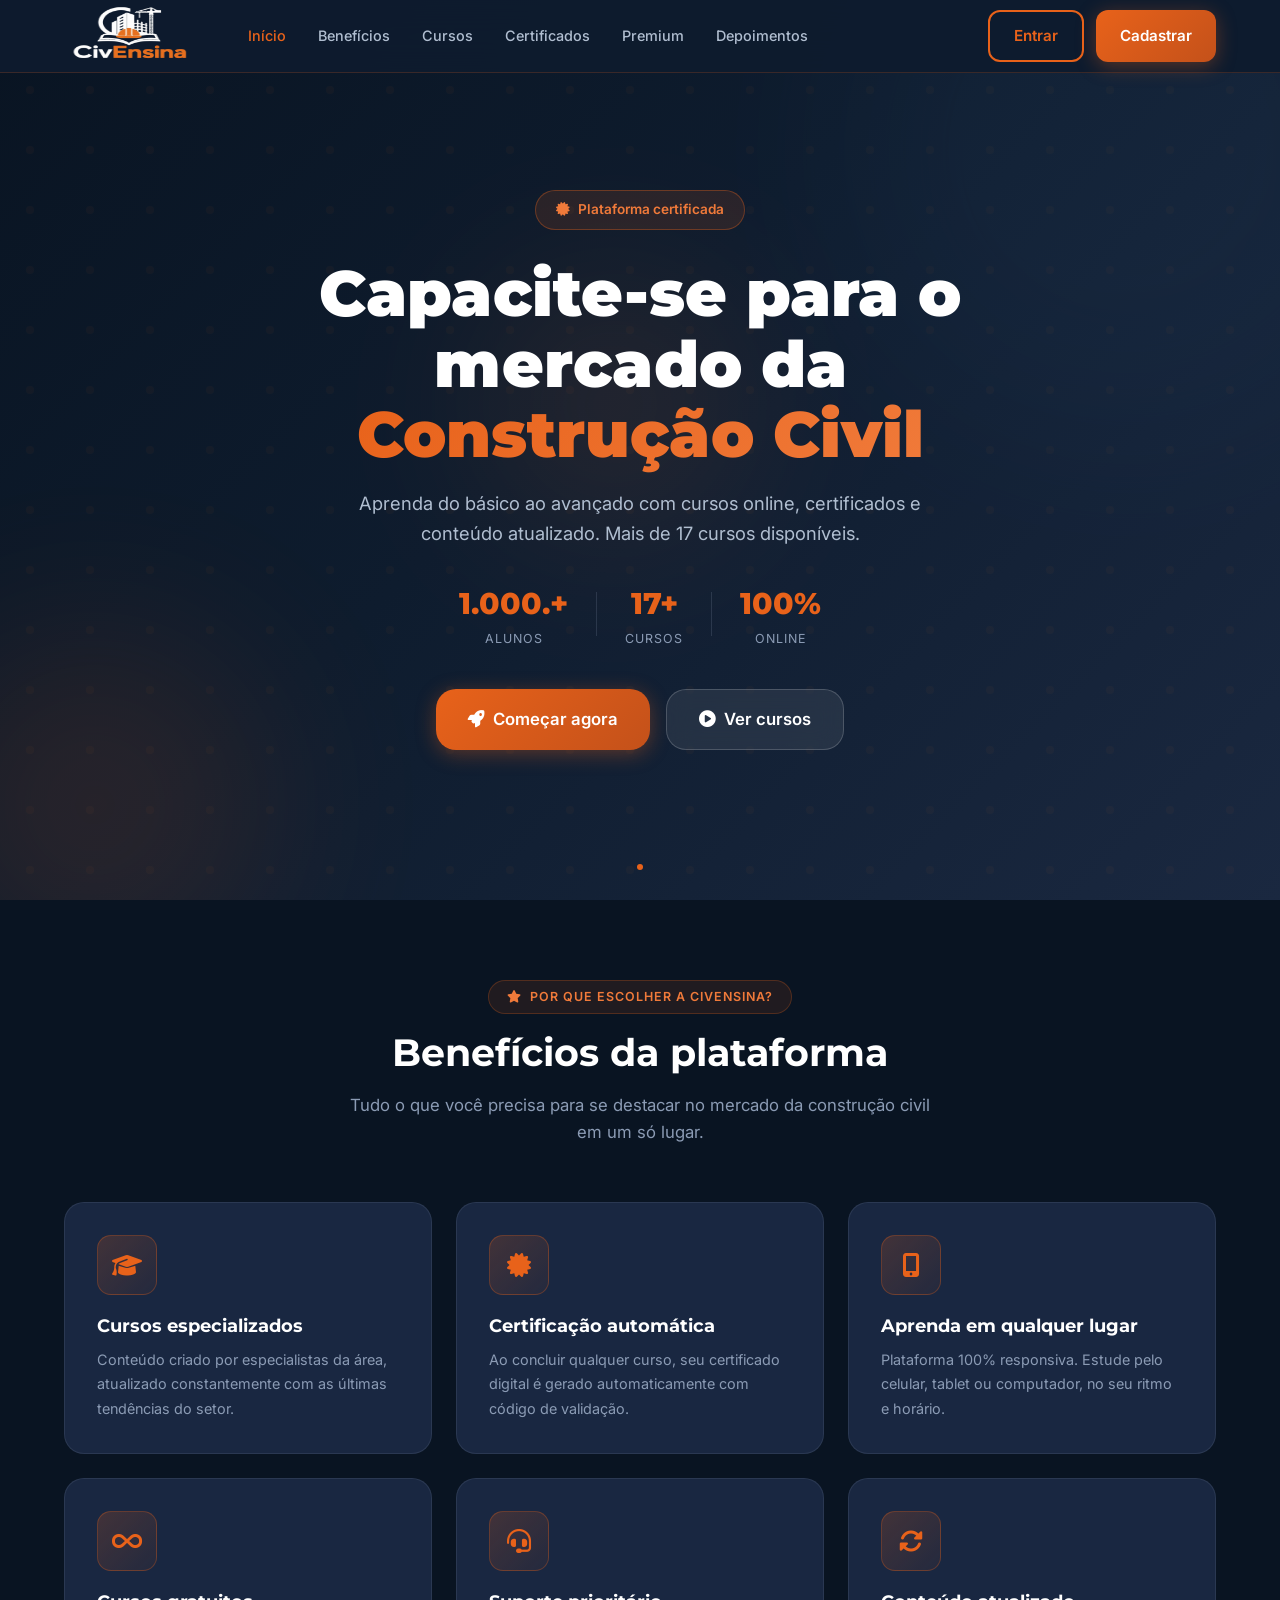
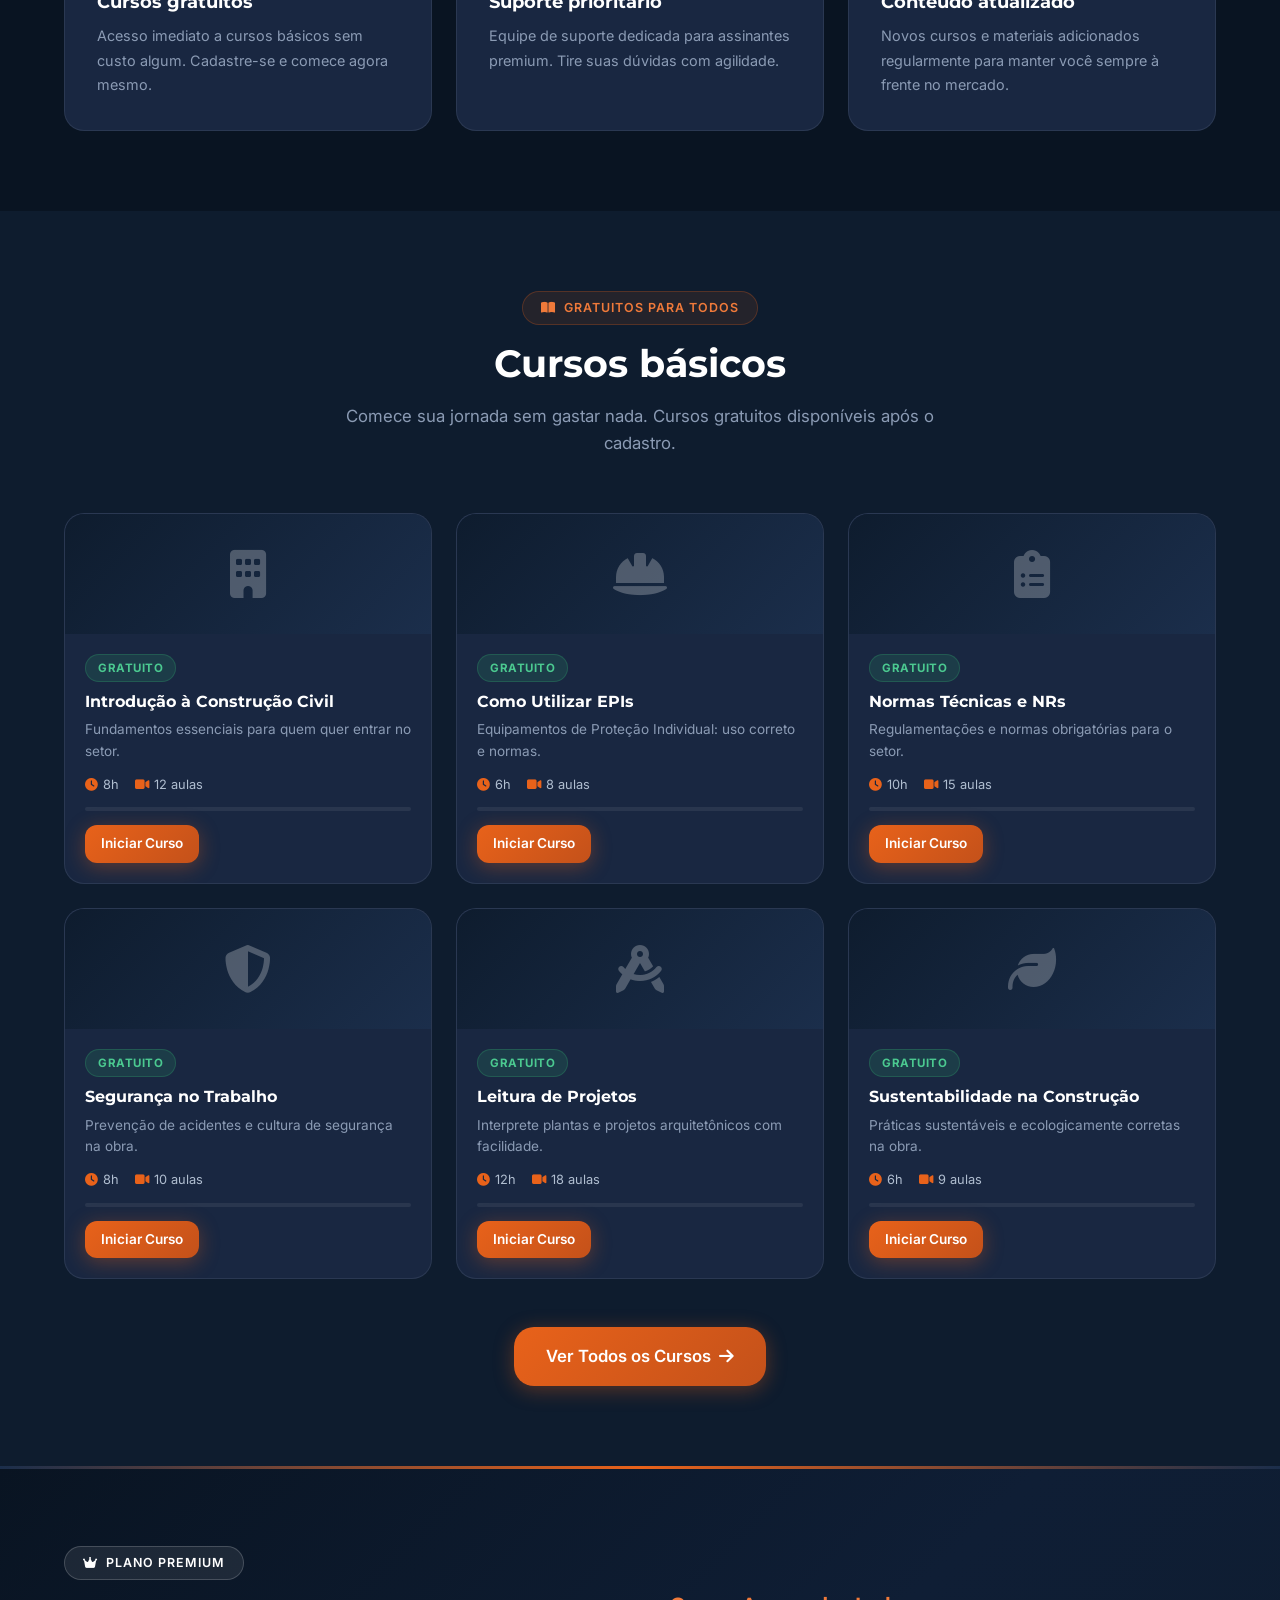
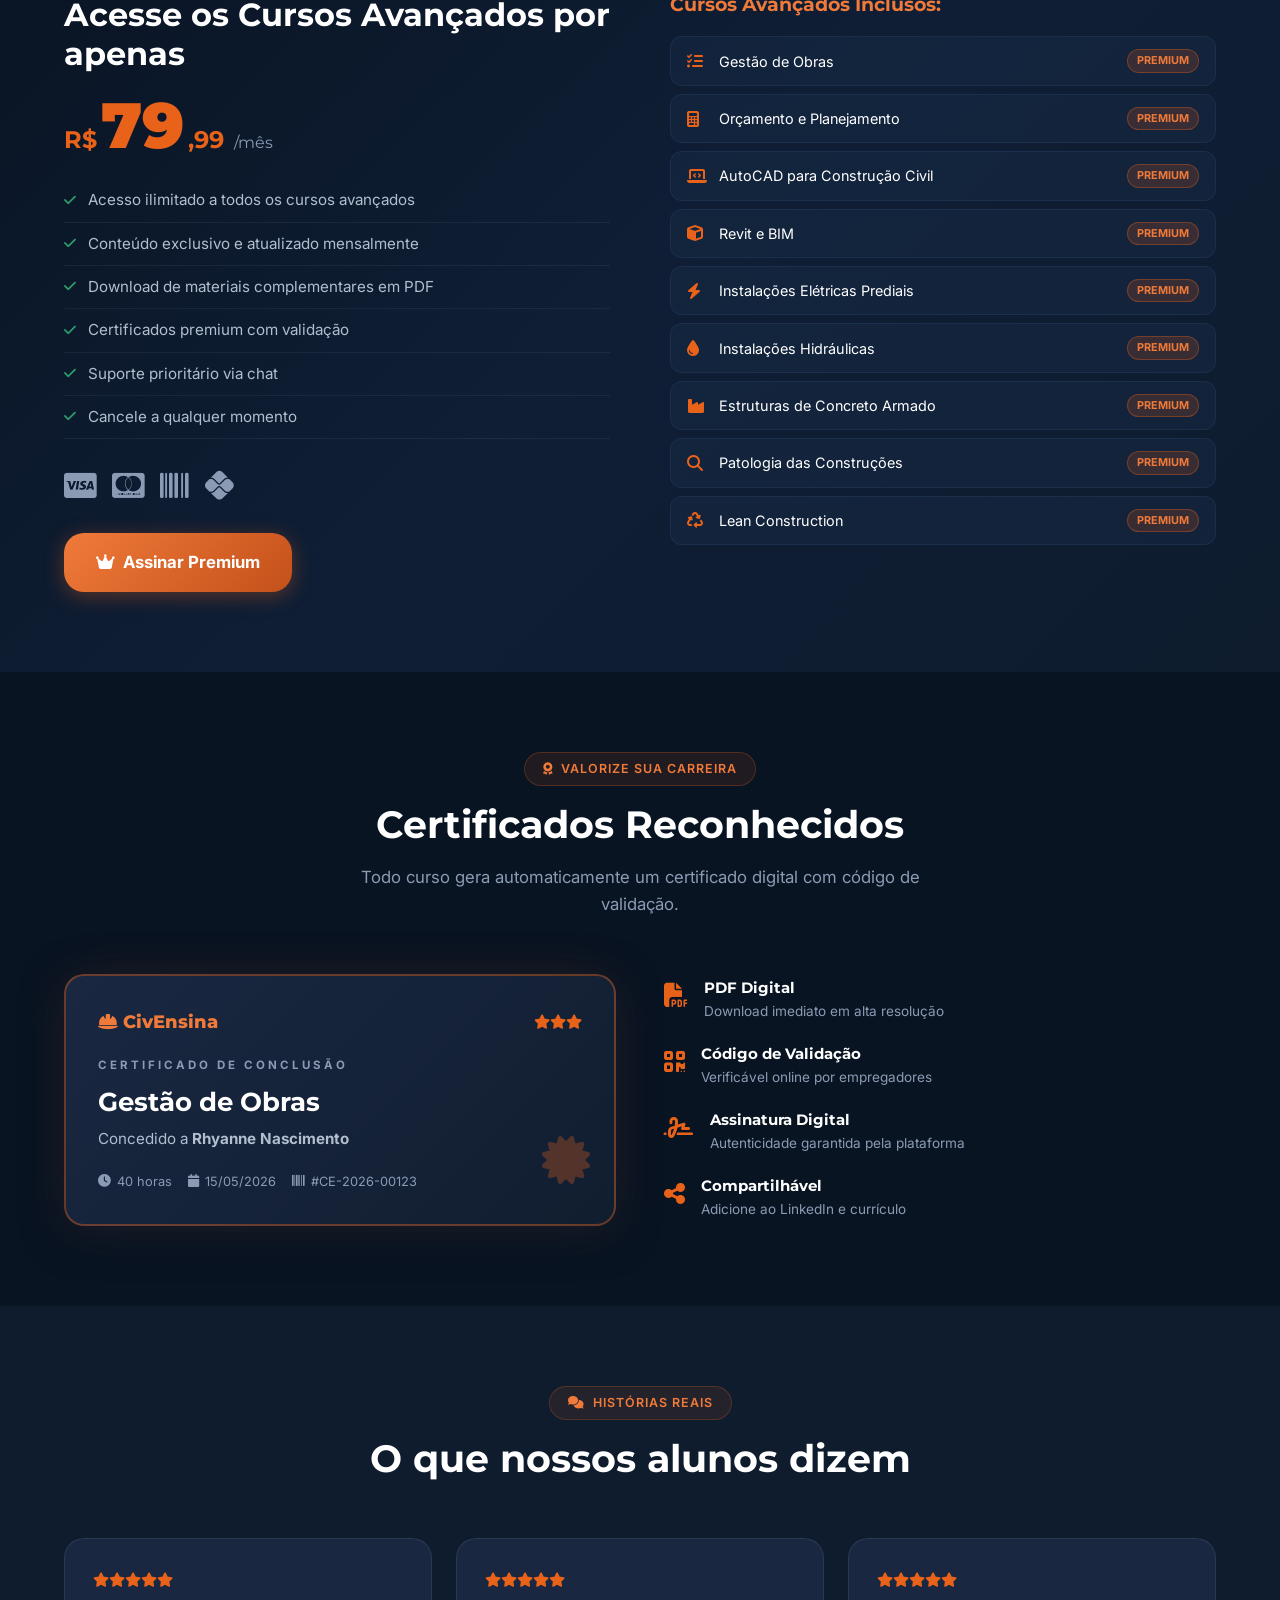
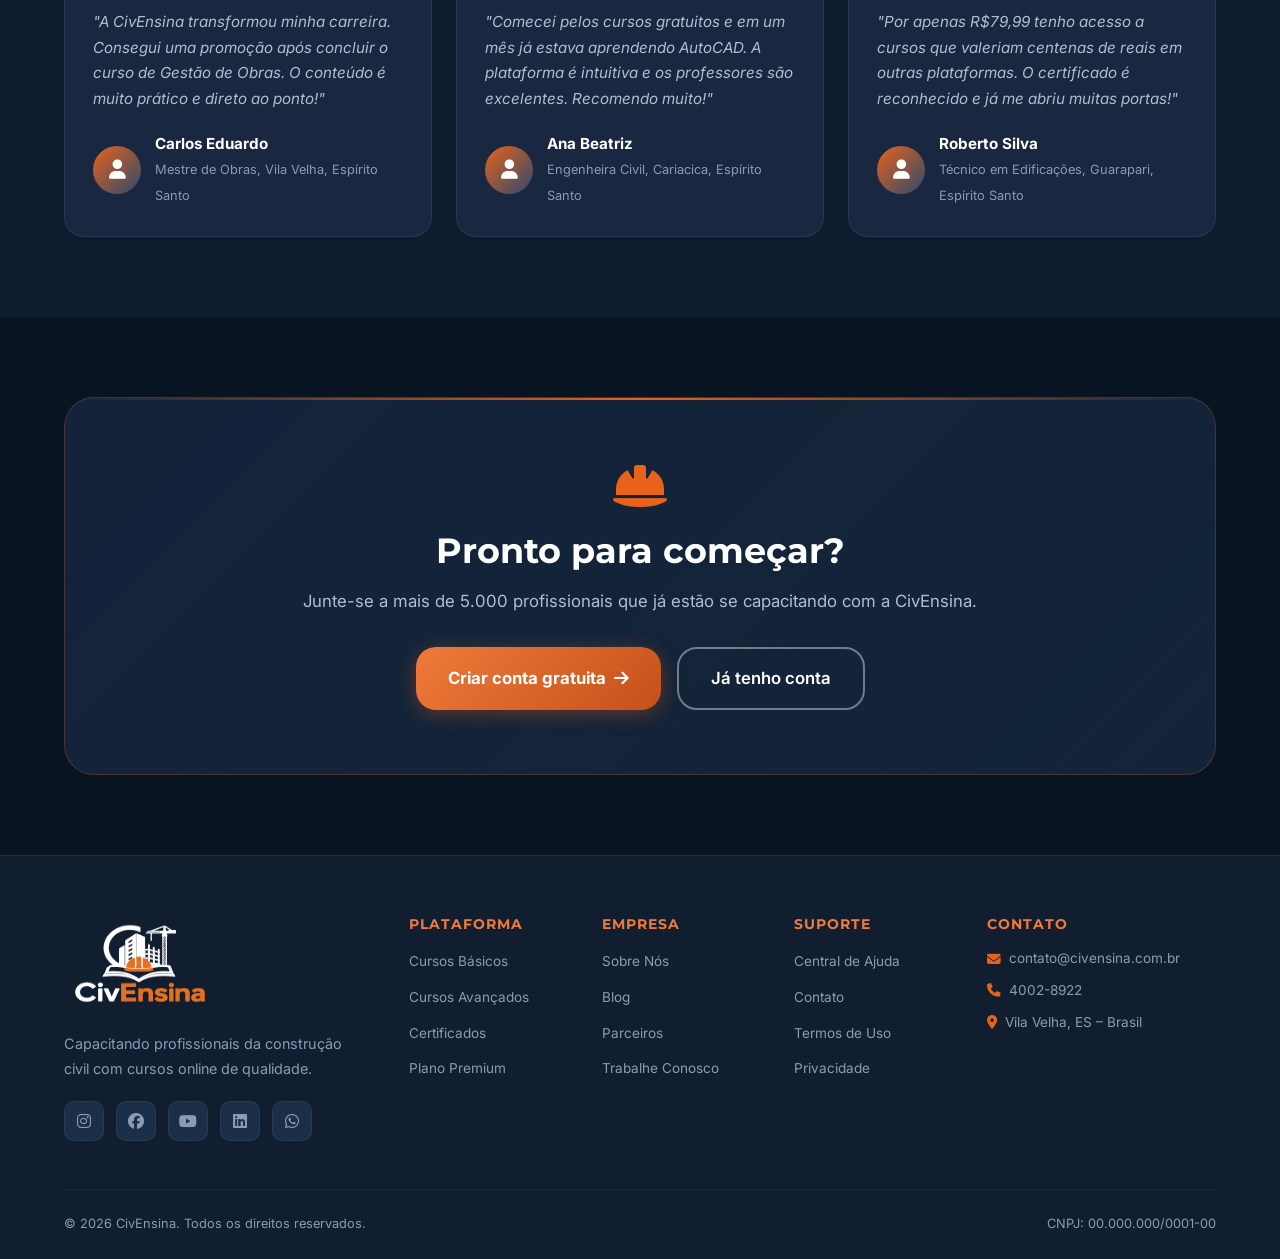
<file: index.html>
<!DOCTYPE html>
<html lang="pt-BR">
<head>
  <meta charset="UTF-8" />
  <meta name="viewport" content="width=device-width, initial-scale=1.0"/>
  <title>CivEnsina | Plataforma de Cursos para Construção Civil</title>
  <link rel="stylesheet" href="css/style.css"/>
  <link rel="stylesheet" href="https://cdnjs.cloudflare.com/ajax/libs/font-awesome/6.5.0/css/all.min.css"/>
  <link href="https://fonts.googleapis.com/css2?family=Inter:wght@300;400;500;600;700;800;900&family=Montserrat:wght@400;600;700;800;900&display=swap" rel="stylesheet"/>
</head>
<body>

<!-- NAVBAR -->
<nav class="navbar" id="navbar">
  <div class="nav-container">
    <div class="nav-logo">
      <div class="logo-icon">
      <a class = "menu" href="#home">
        <img src = "img/logo.png" alt="logo CivEnsina" width="130" height="60">
      </a>
      </div>
    </div>
    <ul class="nav-links" id="navLinks">
      <li><a href="#home">Início</a></li>
      <li><a href="#beneficios">Benefícios</a></li>
      <li><a href="#cursos">Cursos</a></li>
      <li><a href="#certificados">Certificados</a></li>
      <li><a href="#premium">Premium</a></li>
      <li><a href="#depoimentos">Depoimentos</a></li>
    </ul>
    <div class="nav-buttons">
      <a href="auth.html" class="btn btn-outline">Entrar</a>
      <a href="auth.html#cadastro" class="btn btn-primary">Cadastrar</a>
    </div>
    <button class="hamburger" id="hamburger" aria-label="Menu">
      <span></span><span></span><span></span>
    </button>
  </div>
</nav>

<!-- HERO -->
<section class="hero" id="home">
  <div class="hero-overlay"></div>
  <div class="hero-content">
    <div class="hero-badge"><i class="fas fa-certificate"></i> Plataforma certificada</div>
    <h1 class="hero-title">Capacite-se para o mercado da<br/><span class="hero-highlight">Construção Civil</span></h1>
    <p class="hero-subtitle">Aprenda do básico ao avançado com cursos online, certificados e conteúdo atualizado. Mais de 17 cursos disponíveis.</p>
    <div class="hero-stats">
      <div class="stat"><span class="stat-number">1.000+</span><span class="stat-label">Alunos</span></div>
      <div class="stat-divider"></div>
      <div class="stat"><span class="stat-number">17+</span><span class="stat-label">Cursos</span></div>
      <div class="stat-divider"></div>
      <div class="stat"><span class="stat-number">100%</span><span class="stat-label">Online</span></div>
    </div>
    <div class="hero-buttons">
      <a href="auth.html" class="btn btn-primary btn-lg pulse-btn"><i class="fas fa-rocket"></i> Começar agora</a>
      <a href="#cursos" class="btn btn-glass btn-lg"><i class="fas fa-play-circle"></i> Ver cursos</a>
    </div>
  </div>
  <div class="hero-shapes">
    <div class="shape shape-1"></div>
    <div class="shape shape-2"></div>
    <div class="shape shape-3"></div>
  </div>
  <div class="scroll-indicator">
    <div class="scroll-dot"></div>
  </div>
</section>

<!-- SOBRE A PLATAFORMA -->
<section class="about-section" id="beneficios">
  <div class="container">
    <div class="section-header">
      <span class="section-badge"><i class="fas fa-star"></i> Por que escolher a CivEnsina?</span>
      <h2 class="section-title">Benefícios da plataforma</h2>
      <p class="section-subtitle">Tudo o que você precisa para se destacar no mercado da construção civil em um só lugar.</p>
    </div>
    <div class="benefits-grid">
      <div class="benefit-card animate-on-scroll">
        <div class="benefit-icon"><i class="fas fa-graduation-cap"></i></div>
        <h3>Cursos especializados</h3>
        <p>Conteúdo criado por especialistas da área, atualizado constantemente com as últimas tendências do setor.</p>
      </div>
      <div class="benefit-card animate-on-scroll">
        <div class="benefit-icon"><i class="fas fa-certificate"></i></div>
        <h3>Certificação automática</h3>
        <p>Ao concluir qualquer curso, seu certificado digital é gerado automaticamente com código de validação.</p>
      </div>
      <div class="benefit-card animate-on-scroll">
        <div class="benefit-icon"><i class="fas fa-mobile-alt"></i></div>
        <h3>Aprenda em qualquer lugar</h3>
        <p>Plataforma 100% responsiva. Estude pelo celular, tablet ou computador, no seu ritmo e horário.</p>
      </div>
      <div class="benefit-card animate-on-scroll">
        <div class="benefit-icon"><i class="fas fa-infinity"></i></div>
        <h3>Cursos gratuitos</h3>
        <p>Acesso imediato a cursos básicos sem custo algum. Cadastre-se e comece agora mesmo.</p>
      </div>
      <div class="benefit-card animate-on-scroll">
        <div class="benefit-icon"><i class="fas fa-headset"></i></div>
        <h3>Suporte prioritário</h3>
        <p>Equipe de suporte dedicada para assinantes premium. Tire suas dúvidas com agilidade.</p>
      </div>
      <div class="benefit-card animate-on-scroll">
        <div class="benefit-icon"><i class="fas fa-sync-alt"></i></div>
        <h3>Conteúdo atualizado</h3>
        <p>Novos cursos e materiais adicionados regularmente para manter você sempre à frente no mercado.</p>
      </div>
    </div>
  </div>
</section>

<!-- CURSOS BÁSICOS -->
<section class="courses-section" id="cursos">
  <div class="container">
    <div class="section-header">
      <span class="section-badge"><i class="fas fa-book-open"></i> Gratuitos para Todos</span>
      <h2 class="section-title">Cursos básicos</h2>
      <p class="section-subtitle">Comece sua jornada sem gastar nada. Cursos gratuitos disponíveis após o cadastro.</p>
    </div>
    <div class="courses-grid">
      <div class="course-card animate-on-scroll">
        <div class="course-thumb basic"><i class="fas fa-building"></i></div>
        <div class="course-body">
          <span class="course-tag free">Gratuito</span>
          <h4>Introdução à Construção Civil</h4>
          <p>Fundamentos essenciais para quem quer entrar no setor.</p>
          <div class="course-meta"><span><i class="fas fa-clock"></i> 8h</span><span><i class="fas fa-video"></i> 12 aulas</span></div>
          <div class="course-progress"><div class="progress-bar" style="width:0%"></div></div>
          <a href="auth.html" class="btn btn-primary btn-sm">Iniciar Curso</a>
        </div>
      </div>
      <div class="course-card animate-on-scroll">
        <div class="course-thumb basic"><i class="fas fa-hard-hat"></i></div>
        <div class="course-body">
          <span class="course-tag free">Gratuito</span>
          <h4>Como Utilizar EPIs</h4>
          <p>Equipamentos de Proteção Individual: uso correto e normas.</p>
          <div class="course-meta"><span><i class="fas fa-clock"></i> 6h</span><span><i class="fas fa-video"></i> 8 aulas</span></div>
          <div class="course-progress"><div class="progress-bar" style="width:0%"></div></div>
          <a href="auth.html" class="btn btn-primary btn-sm">Iniciar Curso</a>
        </div>
      </div>
      <div class="course-card animate-on-scroll">
        <div class="course-thumb basic"><i class="fas fa-clipboard-list"></i></div>
        <div class="course-body">
          <span class="course-tag free">Gratuito</span>
          <h4>Normas Técnicas e NRs</h4>
          <p>Regulamentações e normas obrigatórias para o setor.</p>
          <div class="course-meta"><span><i class="fas fa-clock"></i> 10h</span><span><i class="fas fa-video"></i> 15 aulas</span></div>
          <div class="course-progress"><div class="progress-bar" style="width:0%"></div></div>
          <a href="auth.html" class="btn btn-primary btn-sm">Iniciar Curso</a>
        </div>
      </div>
      <div class="course-card animate-on-scroll">
        <div class="course-thumb basic"><i class="fas fa-shield-alt"></i></div>
        <div class="course-body">
          <span class="course-tag free">Gratuito</span>
          <h4>Segurança no Trabalho</h4>
          <p>Prevenção de acidentes e cultura de segurança na obra.</p>
          <div class="course-meta"><span><i class="fas fa-clock"></i> 8h</span><span><i class="fas fa-video"></i> 10 aulas</span></div>
          <div class="course-progress"><div class="progress-bar" style="width:0%"></div></div>
          <a href="auth.html" class="btn btn-primary btn-sm">Iniciar Curso</a>
        </div>
      </div>
      <div class="course-card animate-on-scroll">
        <div class="course-thumb basic"><i class="fas fa-drafting-compass"></i></div>
        <div class="course-body">
          <span class="course-tag free">Gratuito</span>
          <h4>Leitura de Projetos</h4>
          <p>Interprete plantas e projetos arquitetônicos com facilidade.</p>
          <div class="course-meta"><span><i class="fas fa-clock"></i> 12h</span><span><i class="fas fa-video"></i> 18 aulas</span></div>
          <div class="course-progress"><div class="progress-bar" style="width:0%"></div></div>
          <a href="auth.html" class="btn btn-primary btn-sm">Iniciar Curso</a>
        </div>
      </div>
      <div class="course-card animate-on-scroll">
        <div class="course-thumb basic"><i class="fas fa-leaf"></i></div>
        <div class="course-body">
          <span class="course-tag free">Gratuito</span>
          <h4>Sustentabilidade na Construção</h4>
          <p>Práticas sustentáveis e ecologicamente corretas na obra.</p>
          <div class="course-meta"><span><i class="fas fa-clock"></i> 6h</span><span><i class="fas fa-video"></i> 9 aulas</span></div>
          <div class="course-progress"><div class="progress-bar" style="width:0%"></div></div>
          <a href="auth.html" class="btn btn-primary btn-sm">Iniciar Curso</a>
        </div>
      </div>
    </div>
    <div class="courses-cta">
      <a href="auth.html" class="btn btn-primary btn-lg">Ver Todos os Cursos <i class="fas fa-arrow-right"></i></a>
    </div>
  </div>
</section>

<!-- PREMIUM -->
<section class="premium-section" id="premium">
  <div class="container">
    <div class="premium-inner">
      <div class="premium-content animate-on-scroll">
        <span class="section-badge light"><i class="fas fa-crown"></i> Plano Premium</span>
        <h2>Acesse os Cursos Avançados por apenas</h2>
        <div class="price-tag"><span class="price-currency">R$</span><span class="price-value">79</span><span class="price-cents">,99</span><span class="price-period">/mês</span></div>
        <ul class="premium-benefits">
          <li><i class="fas fa-check"></i> Acesso ilimitado a todos os cursos avançados</li>
          <li><i class="fas fa-check"></i> Conteúdo exclusivo e atualizado mensalmente</li>
          <li><i class="fas fa-check"></i> Download de materiais complementares em PDF</li>
          <li><i class="fas fa-check"></i> Certificados premium com validação</li>
          <li><i class="fas fa-check"></i> Suporte prioritário via chat</li>
          <li><i class="fas fa-check"></i> Cancele a qualquer momento</li>
        </ul>
        <div class="premium-payment-icons">
          <span><i class="fab fa-cc-visa"></i></span>
          <span><i class="fab fa-cc-mastercard"></i></span>
          <span><i class="fas fa-barcode"></i></span>
          <span><i class="fab fa-pix"></i></span>
        </div>
        <a href="auth.html" class="btn btn-gold btn-lg"><i class="fas fa-crown"></i> Assinar Premium</a>
      </div>
      <div class="premium-courses animate-on-scroll">
        <h3>Cursos Avançados Inclusos:</h3>
        <div class="advanced-list">
          <div class="adv-item"><i class="fas fa-tasks"></i><span>Gestão de Obras</span><span class="tag-premium">Premium</span></div>
          <div class="adv-item"><i class="fas fa-calculator"></i><span>Orçamento e Planejamento</span><span class="tag-premium">Premium</span></div>
          <div class="adv-item"><i class="fas fa-laptop-code"></i><span>AutoCAD para Construção Civil</span><span class="tag-premium">Premium</span></div>
          <div class="adv-item"><i class="fas fa-cube"></i><span>Revit e BIM</span><span class="tag-premium">Premium</span></div>
          <div class="adv-item"><i class="fas fa-bolt"></i><span>Instalações Elétricas Prediais</span><span class="tag-premium">Premium</span></div>
          <div class="adv-item"><i class="fas fa-tint"></i><span>Instalações Hidráulicas</span><span class="tag-premium">Premium</span></div>
          <div class="adv-item"><i class="fas fa-industry"></i><span>Estruturas de Concreto Armado</span><span class="tag-premium">Premium</span></div>
          <div class="adv-item"><i class="fas fa-search"></i><span>Patologia das Construções</span><span class="tag-premium">Premium</span></div>
          <div class="adv-item"><i class="fas fa-recycle"></i><span>Lean Construction</span><span class="tag-premium">Premium</span></div>
        </div>
      </div>
    </div>
  </div>
</section>

<!-- CERTIFICADOS -->
<section class="cert-section" id="certificados">
  <div class="container">
    <div class="section-header">
      <span class="section-badge"><i class="fas fa-award"></i> Valorize sua carreira</span>
      <h2 class="section-title">Certificados Reconhecidos</h2>
      <p class="section-subtitle">Todo curso gera automaticamente um certificado digital com código de validação.</p>
    </div>
    <div class="cert-preview animate-on-scroll">
      <div class="cert-card">
        <div class="cert-header">
          <div class="cert-logo"><i class="fas fa-hard-hat"></i> CivEnsina</div>
          <div class="cert-stars"><i class="fas fa-star"></i><i class="fas fa-star"></i><i class="fas fa-star"></i></div>
        </div>
        <p class="cert-label">CERTIFICADO DE CONCLUSÃO</p>
        <h3 class="cert-course-name">Gestão de Obras</h3>
        <p class="cert-student">Concedido a <strong>Rhyanne Nascimento</strong></p>
        <div class="cert-info">
          <span><i class="fas fa-clock"></i> 40 horas</span>
          <span><i class="fas fa-calendar"></i> 15/05/2026</span>
          <span><i class="fas fa-barcode"></i> #CE-2026-00123</span>
        </div>
        <div class="cert-seal"><i class="fas fa-certificate"></i></div>
      </div>
      <div class="cert-features">
        <div class="cert-feat"><i class="fas fa-file-pdf"></i><div><h4>PDF Digital</h4><p>Download imediato em alta resolução</p></div></div>
        <div class="cert-feat"><i class="fas fa-qrcode"></i><div><h4>Código de Validação</h4><p>Verificável online por empregadores</p></div></div>
        <div class="cert-feat"><i class="fas fa-signature"></i><div><h4>Assinatura Digital</h4><p>Autenticidade garantida pela plataforma</p></div></div>
        <div class="cert-feat"><i class="fas fa-share-alt"></i><div><h4>Compartilhável</h4><p>Adicione ao LinkedIn e currículo</p></div></div>
      </div>
    </div>
  </div>
</section>

<!-- DEPOIMENTOS -->
<section class="testimonials-section" id="depoimentos">
  <div class="container">
    <div class="section-header">
      <span class="section-badge"><i class="fas fa-comments"></i> Histórias Reais</span>
      <h2 class="section-title">O que nossos alunos dizem</h2>
    </div>
    <div class="testimonials-grid">
      <div class="testimonial-card animate-on-scroll">
        <div class="test-stars"><i class="fas fa-star"></i><i class="fas fa-star"></i><i class="fas fa-star"></i><i class="fas fa-star"></i><i class="fas fa-star"></i></div>
        <p>"A CivEnsina transformou minha carreira. Consegui uma promoção após concluir o curso de Gestão de Obras. O conteúdo é muito prático e direto ao ponto!"</p>
        <div class="test-author">
          <div class="test-avatar"><i class="fas fa-user"></i></div>
          <div><strong>Carlos Eduardo</strong><span>Mestre de Obras, Vila Velha, Espírito Santo</span></div>
        </div>
      </div>
      <div class="testimonial-card animate-on-scroll">
        <div class="test-stars"><i class="fas fa-star"></i><i class="fas fa-star"></i><i class="fas fa-star"></i><i class="fas fa-star"></i><i class="fas fa-star"></i></div>
        <p>"Comecei pelos cursos gratuitos e em um mês já estava aprendendo AutoCAD. A plataforma é intuitiva e os professores são excelentes. Recomendo muito!"</p>
        <div class="test-author">
          <div class="test-avatar"><i class="fas fa-user"></i></div>
          <div><strong>Ana Beatriz</strong><span>Engenheira Civil, Cariacica, Espírito Santo</span></div>
        </div>
      </div>
      <div class="testimonial-card animate-on-scroll">
        <div class="test-stars"><i class="fas fa-star"></i><i class="fas fa-star"></i><i class="fas fa-star"></i><i class="fas fa-star"></i><i class="fas fa-star"></i></div>
        <p>"Por apenas R$79,99 tenho acesso a cursos que valeriam centenas de reais em outras plataformas. O certificado é reconhecido e já me abriu muitas portas!"</p>
        <div class="test-author">
          <div class="test-avatar"><i class="fas fa-user"></i></div>
          <div><strong>Roberto Silva</strong><span>Técnico em Edificações, Guarapari, Espírito Santo</span></div>
        </div>
      </div>
    </div>
  </div>
</section>

<!-- CTA FINAL -->
<section class="cta-section">
  <div class="container">
    <div class="cta-box animate-on-scroll">
      <i class="fas fa-hard-hat cta-icon"></i>
      <h2>Pronto para começar?</h2>
      <p>Junte-se a mais de 5.000 profissionais que já estão se capacitando com a CivEnsina.</p>
      <div class="cta-buttons">
        <a href="auth.html" class="btn btn-gold btn-lg">Criar conta gratuita <i class="fas fa-arrow-right"></i></a>
        <a href="auth.html" class="btn btn-outline-light btn-lg">Já tenho conta</a>
      </div>
    </div>
  </div>
</section>

<!-- FOOTER -->
<footer class="footer">
  <div class="container">
    <div class="footer-grid">
      <div class="footer-brand">
        <div class="nav-logo">
            <div class="logo-icon"> <a class = "menu" href="#home">
              <img src = "img/logo.png" alt="logo CivEnsina" width="150" height="90">
            </a>
            </div>
        </div>
        <p>Capacitando profissionais da construção civil com cursos online de qualidade.</p>
        <div class="social-links">
          <a href="#"><i class="fab fa-instagram"></i></a>
          <a href="#"><i class="fab fa-facebook"></i></a>
          <a href="#"><i class="fab fa-youtube"></i></a>
          <a href="#"><i class="fab fa-linkedin"></i></a>
          <a href="#"><i class="fab fa-whatsapp"></i></a>
        </div>
      </div>
      <div class="footer-links">
        <h4>Plataforma</h4>
        <ul>
          <li><a href="#">Cursos Básicos</a></li>
          <li><a href="#">Cursos Avançados</a></li>
          <li><a href="#">Certificados</a></li>
          <li><a href="#">Plano Premium</a></li>
        </ul>
      </div>
      <div class="footer-links">
        <h4>Empresa</h4>
        <ul>
          <li><a href="#">Sobre Nós</a></li>
          <li><a href="#">Blog</a></li>
          <li><a href="#">Parceiros</a></li>
          <li><a href="#">Trabalhe Conosco</a></li>
        </ul>
      </div>
      <div class="footer-links">
        <h4>Suporte</h4>
        <ul>
          <li><a href="#">Central de Ajuda</a></li>
          <li><a href="#">Contato</a></li>
          <li><a href="#">Termos de Uso</a></li>
          <li><a href="#">Privacidade</a></li>
        </ul>
      </div>
      <div class="footer-contact">
        <h4>Contato</h4>
        <p><i class="fas fa-envelope"></i> contato@civensina.com.br</p>
        <p><i class="fas fa-phone"></i> 4002-8922</p>
        <p><i class="fas fa-map-marker-alt"></i> Vila Velha, ES – Brasil</p>
      </div>
    </div>
    <div class="footer-bottom">
      <p>© 2026 CivEnsina. Todos os direitos reservados.</p>
      <p>CNPJ: 00.000.000/0001-00</p>
    </div>
  </div>
</footer>

<script src="js/main.js"></script>
</body>
</html>
</file>
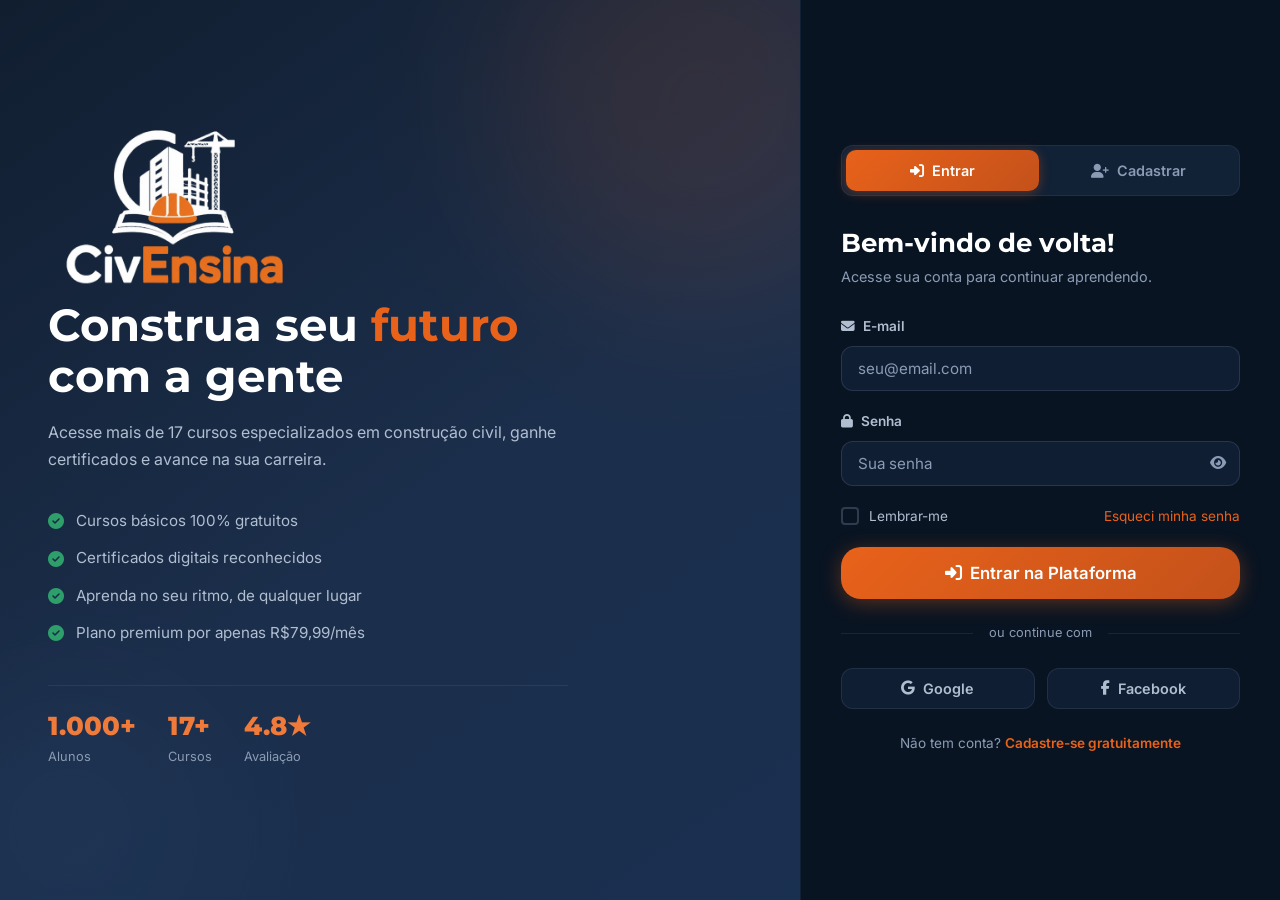
<file: auth.html>
<!DOCTYPE html>
<html lang="pt-BR">
<head>
  <meta charset="UTF-8"/>
  <meta name="viewport" content="width=device-width, initial-scale=1.0"/>
  <title>CivEnsina | Acesso</title>
  <link rel="stylesheet" href="css/style.css"/>
  <link rel="stylesheet" href="css/auth.css"/>
  <link rel="stylesheet" href="https://cdnjs.cloudflare.com/ajax/libs/font-awesome/6.5.0/css/all.min.css"/>
  <link href="https://fonts.googleapis.com/css2?family=Inter:wght@300;400;500;600;700;800;900&family=Montserrat:wght@400;600;700;800;900&display=swap" rel="stylesheet"/>
</head>
<body class="auth-page">

<div class="auth-wrapper">
  <!-- LEFT PANEL -->
  <div class="auth-left">
    <div class="auth-left-content"> <a class = "menu" href="#home">
        <img src = "img/logo.png" alt="logo CivEnsina" width="250" height="180">
      </a>
      </a>
      <div class="auth-hero-text">
        <h1>Construa seu <span class="accent">futuro</span> com a gente</h1>
        <p>Acesse mais de 17 cursos especializados em construção civil, ganhe certificados e avance na sua carreira.</p>
      </div>
      <div class="auth-features">
        <div class="auth-feat"><i class="fas fa-check-circle"></i><span>Cursos básicos 100% gratuitos</span></div>
        <div class="auth-feat"><i class="fas fa-check-circle"></i><span>Certificados digitais reconhecidos</span></div>
        <div class="auth-feat"><i class="fas fa-check-circle"></i><span>Aprenda no seu ritmo, de qualquer lugar</span></div>
        <div class="auth-feat"><i class="fas fa-check-circle"></i><span>Plano premium por apenas R$79,99/mês</span></div>
      </div>
      <div class="auth-stats-mini">
        <div class="ast"><span>1.000+</span><p>Alunos</p></div>
        <div class="ast"><span>17+</span><p>Cursos</p></div>
        <div class="ast"><span>4.8★</span><p>Avaliação</p></div>
      </div>
    </div>
    <div class="auth-left-shapes">
      <div class="als als-1"></div>
      <div class="als als-2"></div>
    </div>
  </div>

  <!-- RIGHT PANEL -->
  <div class="auth-right">
    <div class="auth-form-container">

      <!-- TABS -->
      <div class="auth-tabs">
        <button class="auth-tab active" id="tabLogin" onclick="switchTab('login')">
          <i class="fas fa-sign-in-alt"></i> Entrar
        </button>
        <button class="auth-tab" id="tabCadastro" onclick="switchTab('cadastro')">
          <i class="fas fa-user-plus"></i> Cadastrar
        </button>
      </div>

      <!-- LOGIN FORM -->
      <div class="auth-form-panel active" id="panelLogin">
        <div class="form-header">
          <h2>Bem-vindo de volta!</h2>
          <p>Acesse sua conta para continuar aprendendo.</p>
        </div>
        <form id="loginForm" onsubmit="handleLogin(event)">
          <div class="form-group">
            <label for="loginEmail"><i class="fas fa-envelope"></i> E-mail</label>
            <input type="email" id="loginEmail" placeholder="seu@email.com" required/>
            <span class="form-error" id="loginEmailErr"></span>
          </div>
          <div class="form-group">
            <label for="loginPassword"><i class="fas fa-lock"></i> Senha</label>
            <div class="input-password">
              <input type="password" id="loginPassword" placeholder="Sua senha" required/>
              <button type="button" class="toggle-pass" onclick="togglePassword('loginPassword')"><i class="fas fa-eye"></i></button>
            </div>
            <span class="form-error" id="loginPassErr"></span>
          </div>
          <div class="form-options">
            <label class="checkbox-label"><input type="checkbox" id="rememberMe"/><span class="checkmark"></span> Lembrar-me</label>
            <a href="#" class="forgot-link" onclick="showForgotPassword()">Esqueci minha senha</a>
          </div>
          <button type="submit" class="btn btn-primary btn-full btn-lg"><i class="fas fa-sign-in-alt"></i> Entrar na Plataforma</button>
        </form>
        <div class="social-divider"><span>ou continue com</span></div>
        <div class="social-buttons">
          <button class="btn-social google" onclick="socialLogin('google')"><i class="fab fa-google"></i> Google</button>
          <button class="btn-social facebook" onclick="socialLogin('facebook')"><i class="fab fa-facebook-f"></i> Facebook</button>
        </div>
        <p class="switch-auth">Não tem conta? <a href="#" onclick="switchTab('cadastro')">Cadastre-se gratuitamente</a></p>
      </div>

      <!-- CADASTRO FORM -->
      <div class="auth-form-panel" id="panelCadastro">
        <div class="form-header">
          <h2>Crie sua conta gratuita</h2>
          <p>Junte-se a milhares de profissionais da construção civil.</p>
        </div>
        <form id="cadastroForm" onsubmit="handleCadastro(event)">
          <div class="form-group">
            <label for="cadNome"><i class="fas fa-user"></i> Nome Completo</label>
            <input type="text" id="cadNome" placeholder="Seu nome completo" required/>
            <span class="form-error" id="cadNomeErr"></span>
          </div>
          <div class="form-group">
            <label for="cadEmail"><i class="fas fa-envelope"></i> E-mail</label>
            <input type="email" id="cadEmail" placeholder="seu@email.com" required/>
            <span class="form-error" id="cadEmailErr"></span>
          </div>
          <div class="form-group">
            <label for="cadSenha"><i class="fas fa-lock"></i> Senha</label>
            <div class="input-password">
              <input type="password" id="cadSenha" placeholder="Crie uma senha forte" required/>
              <button type="button" class="toggle-pass" onclick="togglePassword('cadSenha')"><i class="fas fa-eye"></i></button>
            </div>
            <div class="password-strength" id="passStrength">
              <div class="strength-bar"><div class="strength-fill" id="strengthFill"></div></div>
              <span id="strengthText">Digite uma senha</span>
            </div>
            <span class="form-error" id="cadSenhaErr"></span>
          </div>
          <div class="form-group">
            <label for="cadConfirma"><i class="fas fa-lock"></i> Confirmar Senha</label>
            <div class="input-password">
              <input type="password" id="cadConfirma" placeholder="Confirme sua senha" required/>
              <button type="button" class="toggle-pass" onclick="togglePassword('cadConfirma')"><i class="fas fa-eye"></i></button>
            </div>
            <span class="form-error" id="cadConfirmaErr"></span>
          </div>
          <label class="checkbox-label terms"><input type="checkbox" id="termsCheck" required/><span class="checkmark"></span> Concordo com os <a href="#">Termos de Uso</a> e <a href="#">Política de Privacidade</a></label>
          <button type="submit" class="btn btn-primary btn-full btn-lg"><i class="fas fa-user-plus"></i> Criar Minha Conta</button>
        </form>
        <div class="social-divider"><span>ou cadastre com</span></div>
        <div class="social-buttons">
          <button class="btn-social google" onclick="socialLogin('google')"><i class="fab fa-google"></i> Google</button>
          <button class="btn-social facebook" onclick="socialLogin('facebook')"><i class="fab fa-facebook-f"></i> Facebook</button>
        </div>
        <p class="switch-auth">Já tem conta? <a href="#" onclick="switchTab('login')">Fazer login</a></p>
      </div>

      <!-- FORGOT PASSWORD MODAL INLINE -->
      <div class="forgot-panel" id="forgotPanel" style="display:none;">
        <div class="form-header">
          <button class="btn-back" onclick="hideForgotPassword()"><i class="fas fa-arrow-left"></i></button>
          <h2>Recuperar Senha</h2>
          <p>Informe seu e-mail e enviaremos as instruções de recuperação.</p>
        </div>
        <form id="forgotForm" onsubmit="handleForgotPassword(event)">
          <div class="form-group">
            <label for="forgotEmail"><i class="fas fa-envelope"></i> E-mail cadastrado</label>
            <input type="email" id="forgotEmail" placeholder="seu@email.com" required/>
          </div>
          <button type="submit" class="btn btn-primary btn-full btn-lg"><i class="fas fa-paper-plane"></i> Enviar E-mail de Recuperação</button>
        </form>
        <div class="forgot-success" id="forgotSuccess" style="display:none;">
          <i class="fas fa-check-circle"></i>
          <h3>E-mail enviado!</h3>
          <p>Verifique sua caixa de entrada e siga as instruções para redefinir sua senha.</p>
          <button class="btn btn-outline" onclick="hideForgotPassword()">Voltar ao Login</button>
        </div>
      </div>

    </div>
  </div>
</div>

<!-- TOAST -->
<div class="toast" id="toast"></div>

<script src="js/auth.js"></script>
</body>
</html>
</file>
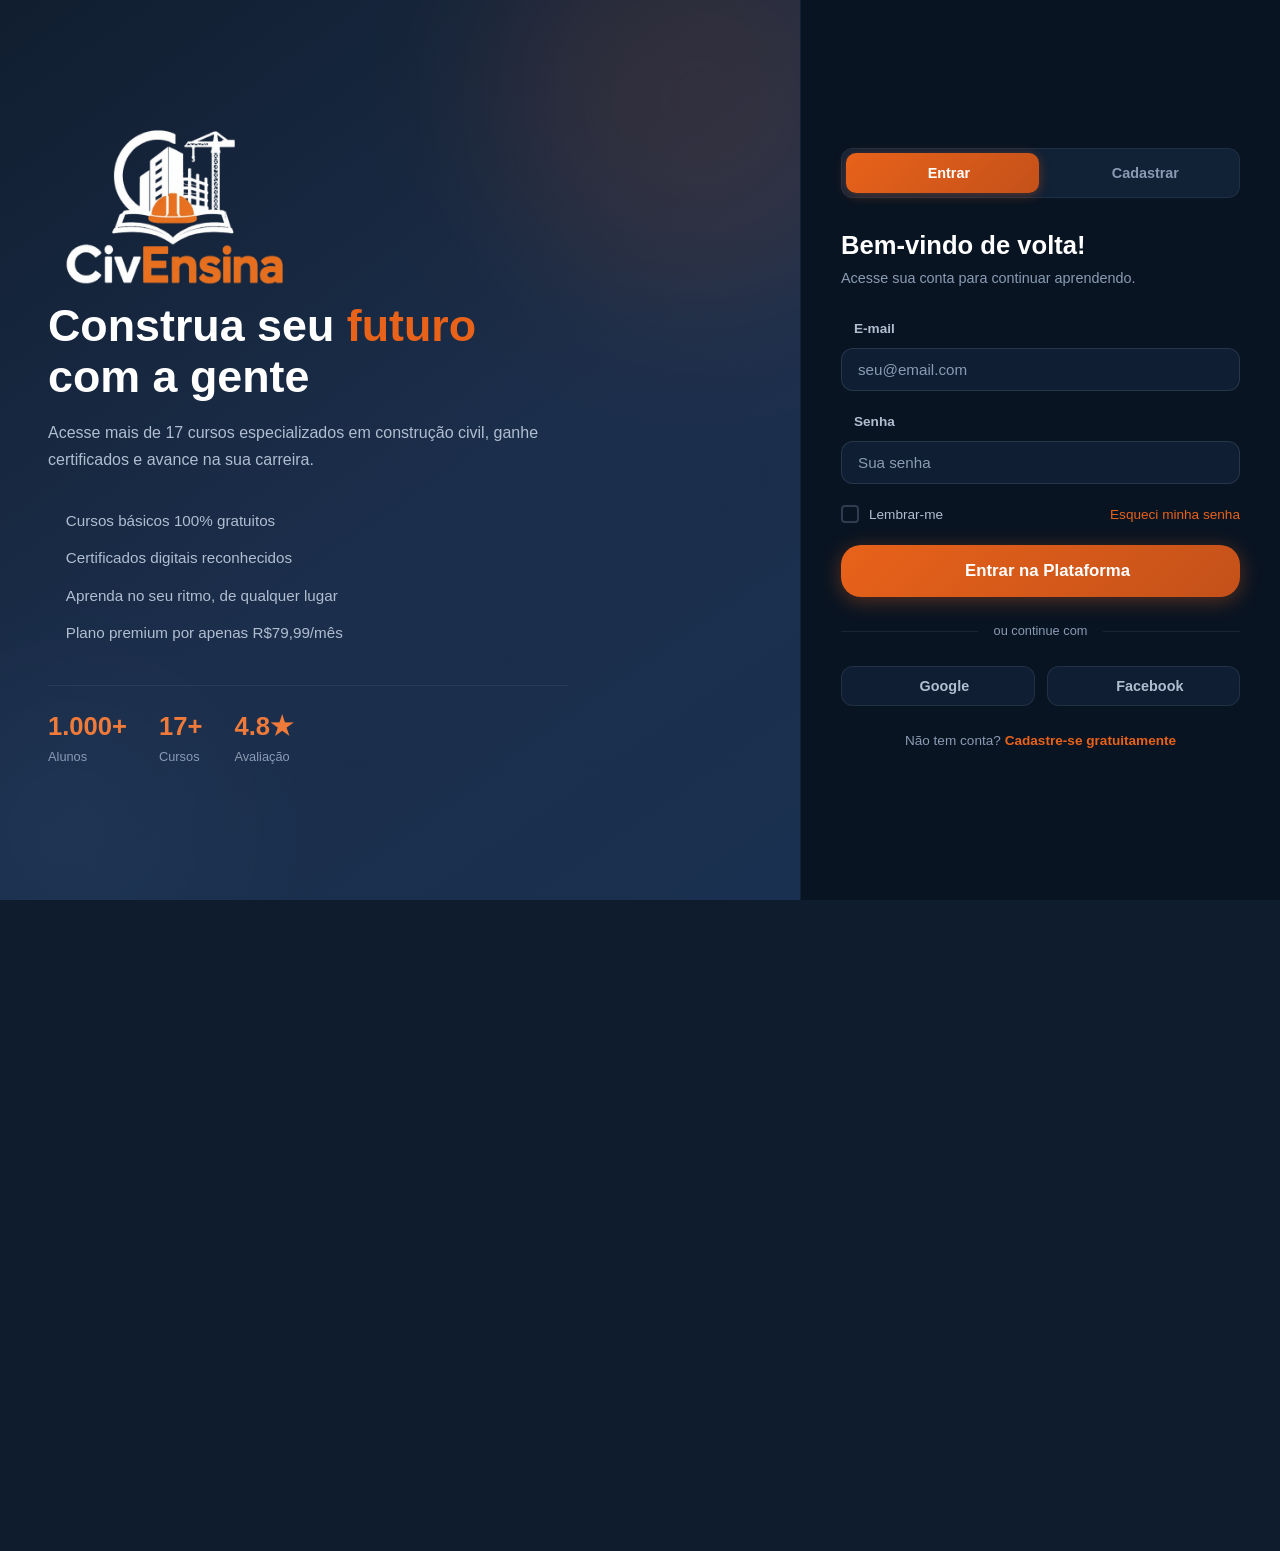
<file: dashboard.html>
<!DOCTYPE html>
<html lang="pt-BR">
<head>
  <meta charset="UTF-8"/>
  <meta name="viewport" content="width=device-width, initial-scale=1.0"/>
  <title>CivEnsina | Painel</title>
  <link rel="stylesheet" href="css/style.css"/>
  <link rel="stylesheet" href="css/dashboard.css"/>
  <link rel="stylesheet" href="https://cdnjs.cloudflare.com/ajax/libs/font-awesome/6.5.0/css/all.min.css"/>
  <link href="https://fonts.googleapis.com/css2?family=Inter:wght@300;400;500;600;700;800;900&family=Montserrat:wght@400;600;700;800;900&display=swap" rel="stylesheet"/>
</head>
<body class="dashboard-page">

<!-- SIDEBAR -->
<aside class="sidebar" id="sidebar">
  <div class="sidebar-header">
    <div class="sidebar-logo">
      <div class = "menu-dashboard"><a class = "menu">
        <img src = "img/logo.png" alt="logo CivEnsina" width="130" height="60">
        </a>
      </div>
    </div>
    <button class="sidebar-close" id="sidebarClose"><i class="fas fa-times"></i></button>
  </div>

  <div class="sidebar-user">
    <div class="sidebar-avatar"><i class="fas fa-user"></i></div>
    <div class="sidebar-user-info">
      <p class="sidebar-user-name" id="sidebarName">Carregando...</p>
      <span class="sidebar-badge free" id="sidebarPlan">Gratuito</span>
    </div>
  </div>

  <nav class="sidebar-nav">
    <a href="#" class="nav-item active" onclick="showSection('home', this)"><i class="fas fa-home"></i><span>Início</span></a>
    <a href="#" class="nav-item" onclick="showSection('basic-courses', this)"><i class="fas fa-book-open"></i><span>Cursos Básicos</span><span class="nav-badge free-badge">Grátis</span></a>
    <a href="#" class="nav-item" onclick="showSection('advanced-courses', this)"><i class="fas fa-crown"></i><span>Cursos Avançados</span><span class="nav-badge prem-badge">Premium</span></a>
    <a href="#" class="nav-item" onclick="showSection('certificates', this)"><i class="fas fa-certificate"></i><span>Certificados</span></a>
    <a href="#" class="nav-item" onclick="showSection('atividade', this)"><i class="fas fa-video"></i><span>Atividade Prática</span><span class="nav-badge new-badge">Novo</span></a>
    <a href="#" class="nav-item" onclick="showSection('profile', this)"><i class="fas fa-user-cog"></i><span>Perfil</span></a>
    <a href="#" class="nav-item" onclick="showSection('subscription', this)"><i class="fas fa-star"></i><span>Assinatura Premium</span></a>
    <a href="#" class="nav-item" onclick="showSection('support', this)"><i class="fas fa-headset"></i><span>Suporte</span></a>
  </nav>

  <div class="sidebar-footer">
    <a href="index.html" class="nav-item logout"><i class="fas fa-sign-out-alt"></i><span>Sair</span></a>
  </div>
</aside>

<!-- MAIN -->
<div class="dashboard-main" id="dashMain">

  <!-- TOP BAR -->
  <header class="topbar">
    <button class="menu-toggle" id="menuToggle"><i class="fas fa-bars"></i></button>
    <div class="topbar-search">
      <i class="fas fa-search"></i>
      <input type="text" placeholder="Buscar cursos..."/>
    </div>
    <div class="topbar-right">
      <button class="topbar-icon" title="Notificações"><i class="fas fa-bell"></i><span class="notif-dot"></span></button>
      <div class="topbar-user">
        <div class="topbar-avatar"><i class="fas fa-user"></i></div>
        <span id="topbarName">Usuário</span>
        <i class="fas fa-chevron-down"></i>
      </div>
    </div>
  </header>

  <!-- CONTENT -->
  <main class="dash-content">

    <!-- HOME SECTION -->
    <section class="dash-section active" id="section-home">
      <div class="dash-welcome">
        <div class="welcome-text">
          <h1>Olá, <span id="welcomeName">Aluno</span>!</h1>
          <p>Continue sua jornada de aprendizado. Você está indo muito bem!</p>
        </div>
        <div class="welcome-plan">
          <span class="plan-badge free" id="planBadge"><i class="fas fa-user"></i> Plano Gratuito</span>
          <a href="#" onclick="showSection('subscription', null)" class="btn btn-gold btn-sm"><i class="fas fa-crown"></i> Fazer Upgrade</a>
        </div>
      </div>

      <div class="dash-cards">
        <div class="dash-card stat-card">
          <div class="dc-icon orange"><i class="fas fa-play-circle"></i></div>
          <div class="dc-info"><span class="dc-number" id="inProgressCount">0</span><span class="dc-label">Em Andamento</span></div>
        </div>
        <div class="dash-card stat-card">
          <div class="dc-icon green"><i class="fas fa-check-circle"></i></div>
          <div class="dc-info"><span class="dc-number" id="completedCount">0</span><span class="dc-label">Concluídos</span></div>
        </div>
        <div class="dash-card stat-card">
          <div class="dc-icon yellow"><i class="fas fa-certificate"></i></div>
          <div class="dc-info"><span class="dc-number" id="certsCount">0</span><span class="dc-label">Certificados</span></div>
        </div>
        <div class="dash-card stat-card">
          <div class="dc-icon blue"><i class="fas fa-clock"></i></div>
          <div class="dc-info"><span class="dc-number" id="hoursCount">0h</span><span class="dc-label">Estudadas</span></div>
        </div>
      </div>

      <div class="dash-grid-2">
        <!-- CURSOS EM ANDAMENTO -->
        <div class="dash-card">
          <div class="card-header-dash">
            <h3><i class="fas fa-play-circle"></i> Meus Cursos</h3>
            <a href="#" onclick="showSection('basic-courses',null)" class="link-sm">Ver todos</a>
          </div>
          <div id="myCoursesContainer">
            <div class="empty-state">
              <i class="fas fa-book-open"></i>
              <p>Você ainda não começou nenhum curso.</p>
              <a href="#" onclick="showSection('basic-courses',null)" class="btn btn-primary btn-sm">Explorar Cursos</a>
            </div>
          </div>
        </div>

        <!-- CERTIFICADOS -->
        <div class="dash-card">
          <div class="card-header-dash">
            <h3><i class="fas fa-award"></i> Certificados Recentes</h3>
            <a href="#" onclick="showSection('certificates',null)" class="link-sm">Ver todos</a>
          </div>
          <div id="myCertsContainer">
            <div class="empty-state">
              <i class="fas fa-certificate"></i>
              <p>Conclua um curso para ganhar seu primeiro certificado!</p>
            </div>
          </div>
        </div>
      </div>

      <!-- SUGESTÕES DE CURSOS -->
      <div class="dash-card mt-20">
        <div class="card-header-dash">
          <h3><i class="fas fa-star"></i> Cursos Recomendados</h3>
        </div>
        <div class="suggest-grid">
          <div class="suggest-card" onclick="showSection('basic-courses',null)">
            <div class="sug-icon"><i class="fas fa-building"></i></div>
            <div class="sug-info"><h4>Intro à Construção Civil</h4><span class="course-tag free">Gratuito</span></div>
          </div>
          <div class="suggest-card" onclick="showSection('basic-courses',null)">
            <div class="sug-icon"><i class="fas fa-hard-hat"></i></div>
            <div class="sug-info"><h4>Como Utilizar EPIs</h4><span class="course-tag free">Gratuito</span></div>
          </div>
          <div class="suggest-card" onclick="showSection('advanced-courses',null)">
            <div class="sug-icon"><i class="fas fa-laptop-code"></i></div>
            <div class="sug-info"><h4>AutoCAD para Construção</h4><span class="course-tag premium">Premium</span></div>
          </div>
        </div>
      </div>
    </section>

    <!-- BASIC COURSES -->
    <section class="dash-section" id="section-basic-courses">
      <div class="section-page-header">
        <h2><i class="fas fa-book-open"></i> Cursos Básicos</h2>
        <p>Todos gratuitos para usuários cadastrados. Aprenda no seu ritmo!</p>
      </div>
      <div class="courses-dash-grid" id="basicCoursesGrid"></div>
    </section>

    <!-- ADVANCED COURSES -->
    <section class="dash-section" id="section-advanced-courses">
      <div class="section-page-header">
        <h2><i class="fas fa-crown"></i> Cursos Avançados</h2>
        <p>Conteúdo exclusivo para assinantes Premium.</p>
      </div>
      <div id="premiumGate" class="premium-gate" style="display:none;">
        <div class="pgate-card">
          <i class="fas fa-crown"></i>
          <h3>Área Premium</h3>
          <p>Assine o plano Premium por <strong>R$79,99/mês</strong> e acesse todos os cursos avançados.</p>
          <ul>
            <li><i class="fas fa-check"></i> Acesso ilimitado</li>
            <li><i class="fas fa-check"></i> Certificados Premium</li>
            <li><i class="fas fa-check"></i> Suporte prioritário</li>
            <li><i class="fas fa-check"></i> Cancele quando quiser</li>
          </ul>
          <a href="#" onclick="showSection('subscription',null)" class="btn btn-gold btn-lg"><i class="fas fa-crown"></i> Assinar Agora</a>
        </div>
      </div>
      <div class="courses-dash-grid" id="advancedCoursesGrid"></div>
    </section>

    <!-- CERTIFICATES -->
    <section class="dash-section" id="section-certificates">
      <div class="section-page-header">
        <h2><i class="fas fa-certificate"></i> Meus Certificados</h2>
        <p>Seus certificados digitais prontos para download e compartilhamento.</p>
      </div>
      <div id="certsGrid">
        <div class="empty-state large">
          <i class="fas fa-award"></i>
          <h3>Nenhum certificado ainda</h3>
          <p>Conclua um curso com nota mínima de 70% para ganhar seu certificado!</p>
          <a href="#" onclick="showSection('basic-courses',null)" class="btn btn-primary">Começar um Curso</a>
        </div>
      </div>
    </section>

  <section class="dash-section" id="section-atividade">
    <div class="section-page-header">
      <h2><i class="fas fa-video"></i> Atividade Prática</h2>
      <p>Envie um vídeo executando uma atividade que você aprendeu em algum curso e mostre sua evolução!</p>
    </div>
 
  <!-- UPLOAD CARD -->
  <div class="dash-card atividade-upload-card">
    <div class="ativ-upload-header">
      <div class="ativ-header-icon"><i class="fas fa-cloud-upload-alt"></i></div>
      <div>
        <h3>Enviar Novo Vídeo</h3>
        <p>Formatos aceitos: MP4, MOV, AVI, WebM · Tamanho máximo: 500 MB</p>
      </div>
    </div>
 
    <div class="ativ-form-grid">
      <!-- Curso vinculado -->
      <div class="form-group">
        <label><i class="fas fa-book-open"></i> Curso Relacionado</label>
        <select id="atividadeCurso">
          <option value="">— Selecione um curso —</option>
          <!-- Populado via JS -->
        </select>
      </div>
 
      <!-- Título da atividade -->
      <div class="form-group">
        <label><i class="fas fa-pen"></i> Título da Atividade</label>
        <input type="text" id="atividadeTitulo" placeholder="Ex: Instalação de EPI na obra"/>
      </div>
 
      <!-- Descrição -->
      <div class="form-group full-width">
        <label><i class="fas fa-align-left"></i> Descrição (opcional)</label>
        <textarea id="atividadeDescricao" rows="3" placeholder="Descreva brevemente o que você fez na atividade..."></textarea>
      </div>
 
      <!-- Drop Zone -->
      <div class="form-group full-width">
        <label><i class="fas fa-film"></i> Vídeo da Atividade</label>
        <div class="ativ-drop-zone" id="atividadeDropZone" onclick="document.getElementById('atividadeFile').click()">
          <input type="file" id="atividadeFile" accept="video/*" style="display:none" onchange="handleVideoSelect(event)"/>
          <div class="adz-idle" id="adzIdle">
            <i class="fas fa-cloud-upload-alt"></i>
            <p>Arraste seu vídeo aqui ou <strong>clique para selecionar</strong></p>
            <span>MP4, MOV, AVI ou WebM · máx. 500 MB</span>
          </div>
          <div class="adz-preview" id="adzPreview" style="display:none">
            <video id="atividadeVideoPreview" controls></video>
            <div class="adz-preview-info">
              <i class="fas fa-check-circle"></i>
              <span id="adzFileName">arquivo.mp4</span>
              <button type="button" class="btn btn-outline btn-sm" onclick="clearVideo(event)">
                <i class="fas fa-times"></i> Remover
              </button>
            </div>
          </div>
        </div>
      </div>
    </div>
 
    <!-- Barra de progresso de upload -->
    <div class="ativ-upload-progress" id="atividadeUploadProgress" style="display:none">
      <div class="aup-label">
        <span><i class="fas fa-spinner fa-spin"></i> Enviando vídeo...</span>
        <span id="aupPercent">0%</span>
      </div>
      <div class="aup-bar"><div class="aup-fill" id="aupFill"></div></div>
    </div>
 
    <div class="ativ-form-actions">
      <button class="btn btn-outline" onclick="clearAtividadeForm()">
        <i class="fas fa-times"></i> Limpar
      </button>
      <button class="btn btn-primary btn-lg" onclick="submitAtividade()">
        <i class="fas fa-paper-plane"></i> Enviar Atividade
      </button>
    </div>
  </div>
 
    <!-- MINHAS ATIVIDADES -->
    <div class="dash-card mt-20">
      <div class="card-header-dash">
        <h3><i class="fas fa-photo-video"></i> Minhas Atividades Enviadas</h3>
        <span class="ativ-count-badge" id="atividadeCount">0 envios</span>
      </div>
      <div id="atividadeListContainer">
        <div class="empty-state" id="atividadeEmpty">
          <i class="fas fa-video"></i>
          <p>Você ainda não enviou nenhuma atividade prática.</p>
          <p style="font-size:0.85rem;color:var(--steel)">Grave um vídeo aplicando o que aprendeu e envie acima!</p>
        </div>
        <div class="atividade-grid" id="atividadeGrid" style="display:none"></div>
      </div>
    </div>
  </section>
      
      <!-- PROFILE -->
      <section class="dash-section" id="section-profile">
        <div class="section-page-header">
          <h2><i class="fas fa-user-cog"></i> Meu Perfil</h2>
          <p>Gerencie suas informações pessoais e configurações de conta.</p>
        </div>
        <div class="profile-grid">
          <div class="dash-card profile-card">
            <div class="profile-avatar-large">
              <div class="avatar-circle"><i class="fas fa-user"></i></div>
              <button class="btn btn-outline btn-sm mt-10">Alterar foto</button>
            </div>
            <div class="profile-status">
              <span class="plan-badge free" id="profilePlanBadge"><i class="fas fa-user"></i> Plano Gratuito</span>
              <p id="profileMemberSince">Membro desde: 2026</p>
            </div>
          </div>
          <div class="dash-card profile-form-card">
            <h3>Informações Pessoais</h3>
            <form id="profileForm" onsubmit="saveProfile(event)">
              <div class="form-group">
                <label><i class="fas fa-user"></i> Nome Completo</label>
                <input type="text" id="profName" placeholder="Seu nome completo"/>
              </div>
              <div class="form-group">
                <label><i class="fas fa-envelope"></i> E-mail</label>
                <input type="email" id="profEmail" placeholder="seu@email.com"/>
              </div>
              <div class="form-group">
                <label><i class="fas fa-phone"></i> Telefone</label>
                <input type="text" id="profPhone" placeholder="(11) 99999-0000"/>
              </div>
              <div class="form-group">
                <label><i class="fas fa-briefcase"></i> Profissão</label>
                <input type="text" id="profJob" placeholder="Ex: Engenheiro Civil"/>
              </div>
              <div class="form-group">
                <label><i class="fas fa-map-marker-alt"></i> Cidade / Estado</label>
                <input type="text" id="profCity" placeholder="Ex: São Paulo, SP"/>
              </div>
              <button type="submit" class="btn btn-primary"><i class="fas fa-save"></i> Salvar Alterações</button>
            </form>
          </div>
          <div class="dash-card">
            <h3>Alterar Senha</h3>
            <form id="passForm" onsubmit="changePassword(event)">
              <div class="form-group">
                <label><i class="fas fa-lock"></i> Senha Atual</label>
                <div class="input-password">
                  <input type="password" id="curPass" placeholder="Senha atual"/>
                  <button type="button" class="toggle-pass" onclick="togglePassword('curPass')"><i class="fas fa-eye"></i></button>
                </div>
              </div>
              <div class="form-group">
                <label><i class="fas fa-lock"></i> Nova Senha</label>
                <div class="input-password">
                  <input type="password" id="newPass" placeholder="Nova senha"/>
                  <button type="button" class="toggle-pass" onclick="togglePassword('newPass')"><i class="fas fa-eye"></i></button>
                </div>
              </div>
              <div class="form-group">
                <label><i class="fas fa-lock"></i> Confirmar Nova Senha</label>
                <div class="input-password">
                  <input type="password" id="confPass" placeholder="Confirme a nova senha"/>
                  <button type="button" class="toggle-pass" onclick="togglePassword('confPass')"><i class="fas fa-eye"></i></button>
                </div>
              </div>
              <button type="submit" class="btn btn-outline"><i class="fas fa-key"></i> Alterar Senha</button>
            </form>
          </div>
          <div class="dash-card">
            <h3><i class="fas fa-history"></i> Histórico de Cursos</h3>
            <div id="historyContainer">
              <div class="empty-state">
                <i class="fas fa-book"></i>
                <p>Nenhum histórico ainda.</p>
              </div>
            </div>
          </div>
        </div>
      </section>

    <!-- SUBSCRIPTION -->
    <section class="dash-section" id="section-subscription">
      <div class="section-page-header">
        <h2><i class="fas fa-star"></i> Assinatura Premium</h2>
        <p>Desbloqueie todo o potencial da plataforma com o plano Premium.</p>
      </div>
      <div class="sub-grid">
        <div class="sub-card free-plan">
          <div class="sub-plan-header">
            <i class="fas fa-user"></i>
            <h3>Plano Gratuito</h3>
            <div class="sub-price">R$ 0<span>/mês</span></div>
          </div>
          <ul class="sub-benefits">
            <li class="ok"><i class="fas fa-check"></i> Acesso a cursos básicos</li>
            <li class="ok"><i class="fas fa-check"></i> Certificados básicos</li>
            <li class="no"><i class="fas fa-times"></i> Cursos avançados</li>
            <li class="no"><i class="fas fa-times"></i> Download de materiais</li>
            <li class="no"><i class="fas fa-times"></i> Suporte prioritário</li>
          </ul>
          <button class="btn btn-outline btn-full" disabled>Plano Atual</button>
        </div>
        <div class="sub-card premium-plan">
          <div class="sub-badge-top"><i class="fas fa-crown"></i> Mais Popular</div>
          <div class="sub-plan-header">
            <i class="fas fa-crown"></i>
            <h3>Plano Premium</h3>
            <div class="sub-price">R$ 79,99<span>/mês</span></div>
          </div>
          <ul class="sub-benefits">
            <li class="ok"><i class="fas fa-check"></i> Todos os cursos básicos</li>
            <li class="ok"><i class="fas fa-check"></i> Cursos avançados ilimitados</li>
            <li class="ok"><i class="fas fa-check"></i> Certificados premium</li>
            <li class="ok"><i class="fas fa-check"></i> Download de materiais PDF</li>
            <li class="ok"><i class="fas fa-check"></i> Suporte prioritário</li>
            <li class="ok"><i class="fas fa-check"></i> Cancele quando quiser</li>
          </ul>
          <div class="payment-methods">
            <i class="fab fa-cc-visa"></i>
            <i class="fab fa-cc-mastercard"></i>
            <i class="fas fa-barcode"></i>
            <i class="fas fa-qrcode"></i>
          </div>
          <button class="btn btn-gold btn-full btn-lg" onclick="handleSubscription()"><i class="fas fa-crown"></i> Assinar Agora</button>
          <p class="sub-note">Renovação automática · Cancele a qualquer momento</p>
        </div>
      </div>
    </section>

    <!-- SUPPORT -->
    <section class="dash-section" id="section-support">
      <div class="section-page-header">
        <h2><i class="fas fa-headset"></i> Suporte</h2>
        <p>Nossa equipe está pronta para te ajudar.</p>
      </div>
      <div class="support-grid">
        <div class="dash-card support-card">
          <i class="fas fa-comments"></i>
          <h3>Chat ao Vivo</h3>
          <p>Fale diretamente com nossa equipe de suporte em tempo real.</p>
          <button class="btn btn-primary">Iniciar Chat</button>
        </div>
        <div class="dash-card support-card">
          <i class="fas fa-envelope"></i>
          <h3>E-mail</h3>
          <p>Envie sua dúvida e responderemos em até 24 horas úteis.</p>
          <a href="mailto:suporte@construeduca.com.br" class="btn btn-outline">Enviar E-mail</a>
        </div>
        <div class="dash-card support-card">
          <i class="fab fa-whatsapp"></i>
          <h3>WhatsApp</h3>
          <p>Atendimento pelo WhatsApp em horário comercial.</p>
          <a href="https://wa.me/5511999990000" target="_blank" class="btn btn-outline">Abrir WhatsApp</a>
        </div>
        <div class="dash-card support-card">
          <i class="fas fa-question-circle"></i>
          <h3>FAQ</h3>
          <p>Perguntas frequentes e respostas rápidas para suas dúvidas.</p>
          <button class="btn btn-outline">Ver FAQ</button>
        </div>
      </div>

      <div class="dash-card mt-20">
        <h3><i class="fas fa-paper-plane"></i> Enviar Mensagem</h3>
        <form id="supportForm" onsubmit="sendSupportMessage(event)" class="support-form">
          <div class="form-group">
            <label>Assunto</label>
            <select>
              <option>Problema com acesso</option>
              <option>Dúvida sobre cursos</option>
              <option>Pagamento</option>
              <option>Certificados</option>
              <option>Outro</option>
            </select>
          </div>
          <div class="form-group">
            <label>Mensagem</label>
            <textarea placeholder="Descreva sua dúvida ou problema..."></textarea>
          </div>
          <button type="submit" class="btn btn-primary"><i class="fas fa-paper-plane"></i> Enviar Mensagem</button>
        </form>
      </div>
    </section>

  </main>
</div>

<!-- COURSE MODAL -->
<div class="modal-overlay" id="courseModal" style="display:none;">
  <div class="modal-box">
    <button class="modal-close" onclick="closeModal()"><i class="fas fa-times"></i></button>
    <div class="modal-header">
      <div class="modal-icon" id="modalIcon"></div>
      <div>
        <h2 id="modalTitle"></h2>
        <span id="modalTag"></span>
      </div>
    </div>
    <div class="modal-body">
      <div class="modal-progress-section">
        <div class="modal-prog-label"><span>Progresso do Curso</span><span id="modalPercent">0%</span></div>
        <div class="modal-prog-bar"><div class="modal-prog-fill" id="modalProgFill"></div></div>
      </div>
      <div class="modal-tabs">
        <button class="mtab active" onclick="switchModalTab('aulas')"><i class="fas fa-video"></i> Aulas</button>
        <button class="mtab" onclick="switchModalTab('material')"><i class="fas fa-file-pdf"></i> Material</button>
        <button class="mtab" onclick="switchModalTab('quiz')"><i class="fas fa-question-circle"></i> Questionário</button>
      </div>
      <div class="mtab-content active" id="mtab-aulas">
        <div class="video-player">
          <div class="video-placeholder"><i class="fas fa-play-circle"></i><p>Clique para assistir a aula</p></div>
        </div>
        <div class="lessons-list" id="lessonsList"></div>
      </div>
      <div class="mtab-content" id="mtab-material">
        <div class="material-list">
          <div class="material-item"><i class="fas fa-file-pdf"></i><span>Apostila do Curso</span><button class="btn btn-outline btn-sm"><i class="fas fa-download"></i> Baixar</button></div>
          <div class="material-item"><i class="fas fa-file-powerpoint"></i><span>Slides das Aulas</span><button class="btn btn-outline btn-sm"><i class="fas fa-download"></i> Baixar</button></div>
          <div class="material-item"><i class="fas fa-file-word"></i><span>Guia de Referências</span><button class="btn btn-outline btn-sm"><i class="fas fa-download"></i> Baixar</button></div>
        </div>
      </div>
      <div class="mtab-content" id="mtab-quiz">
        <div class="quiz-placeholder">
          <i class="fas fa-question-circle"></i>
          <h3>Questionário Final</h3>
          <p>Complete todas as aulas para desbloquear o questionário e ganhar seu certificado!</p>
          <button class="btn btn-primary" onclick="completeQuiz()"><i class="fas fa-play"></i> Fazer Questionário</button>
        </div>
      </div>
    </div>
    <div class="modal-actions">
      <button class="btn btn-primary btn-lg" onclick="completeLesson()"><i class="fas fa-check"></i> Marcar Aula como Concluída</button>
    </div>
  </div>
</div>

<!-- TOAST -->
<div class="toast" id="toast"></div>

<script src="js/dashboard.js"></script>
</body>
</html>
</file>
<file: css/style.css>
/* =============================================
   CIVENSINA — GLOBAL STYLES
   Paleta da Logo:
   Azul Marinho  #1B2E4B  (primário escuro)
   Azul Médio    #2C4A6E  (variante)
   Laranja       #E8621A  (destaque/ação)
   Laranja claro #F07A3A  (hover)
   Cinza Azulado #8B9BB4  (secundário)
   Branco        #FFFFFF
   Off-white     #F4F6FA
   ============================================= */

:root {
  --navy:        #1B2E4B;
  --navy-deep:   #111E30;
  --navy-mid:    #2C4A6E;
  --navy-light:  #3A5F8A;
  --orange:      #E8621A;
  --orange-dark: #C4511A;
  --orange-light:#F07A3A;
  --orange-glow: #FF8C4A;
  --steel:       #8B9BB4;
  --steel-light: #B0BED0;
  --white:       #FFFFFF;
  --off-white:   #F4F6FA;
  --card-bg:     #192741;
  --card-border: rgba(139,155,180,0.15);
  --dark-bg:     #0E1C2E;
  --darker-bg:   #091422;
  --success:     #2E9E6B;
  --danger:      #D94F3A;
  --warning:     #E8A21A;
  --info:        #2A7EC4;

  --shadow:    0 4px 20px rgba(11,24,44,0.35);
  --shadow-lg: 0 8px 40px rgba(11,24,44,0.5);
  --shadow-orange: 0 4px 20px rgba(232,98,26,0.35);
  --radius:    12px;
  --radius-lg: 20px;
  --radius-xl: 30px;
  --transition: all 0.3s ease;
  --font-main:    'Inter', sans-serif;
  --font-heading: 'Montserrat', sans-serif;
}

*, *::before, *::after { margin: 0; padding: 0; box-sizing: border-box; }
html { scroll-behavior: smooth; }

body {
  font-family: var(--font-main);
  background: var(--dark-bg);
  color: var(--white);
  line-height: 1.6;
  overflow-x: hidden;
}

h1,h2,h3,h4,h5 { font-family: var(--font-heading); font-weight: 700; line-height: 1.2; }
a { text-decoration: none; color: inherit; }
img { max-width: 100%; }
.container { max-width: 1200px; margin: 0 auto; padding: 0 24px; }

.accent { color: var(--orange); }
.accent-navy { color: var(--navy-light); }

/* ======== BUTTONS ======== */
.btn {
  display: inline-flex; align-items: center; gap: 8px;
  padding: 12px 24px; border-radius: var(--radius);
  font-weight: 600; font-size: 0.95rem;
  cursor: pointer; border: none; transition: var(--transition);
  text-decoration: none; font-family: var(--font-main); white-space: nowrap;
}

.btn-primary {
  background: linear-gradient(135deg, var(--orange), var(--orange-dark));
  color: var(--white);
  box-shadow: var(--shadow-orange);
}
.btn-primary:hover { transform: translateY(-2px); box-shadow: 0 8px 28px rgba(232,98,26,0.55); background: linear-gradient(135deg, var(--orange-light), var(--orange)); }

.btn-navy {
  background: linear-gradient(135deg, var(--navy-mid), var(--navy));
  color: var(--white);
  box-shadow: 0 4px 16px rgba(27,46,75,0.5);
}
.btn-navy:hover { transform: translateY(-2px); box-shadow: 0 8px 28px rgba(27,46,75,0.7); }

.btn-gold {
  background: linear-gradient(135deg, var(--orange-light), var(--orange-dark));
  color: var(--white); font-weight: 700;
  box-shadow: var(--shadow-orange);
}
.btn-gold:hover { transform: translateY(-2px); box-shadow: 0 8px 28px rgba(232,98,26,0.6); }

.btn-outline {
  background: transparent;
  border: 2px solid var(--orange);
  color: var(--orange);
}
.btn-outline:hover { background: var(--orange); color: var(--white); }

.btn-outline-navy {
  background: transparent;
  border: 2px solid var(--navy-light);
  color: var(--white);
}
.btn-outline-navy:hover { background: var(--navy-mid); border-color: var(--navy-mid); }

.btn-outline-light {
  background: transparent;
  border: 2px solid rgba(255,255,255,0.4);
  color: var(--white);
}
.btn-outline-light:hover { background: rgba(255,255,255,0.1); border-color: var(--white); }

.btn-glass {
  background: rgba(255,255,255,0.08);
  backdrop-filter: blur(12px);
  border: 1px solid rgba(255,255,255,0.18);
  color: var(--white);
}
.btn-glass:hover { background: rgba(255,255,255,0.15); }

.btn-sm  { padding: 8px 16px; font-size: 0.85rem; }
.btn-lg  { padding: 16px 32px; font-size: 1.05rem; border-radius: var(--radius-lg); }
.btn-full { width: 100%; justify-content: center; }

.pulse-btn { animation: pulse-anim 2.2s infinite; }
@keyframes pulse-anim {
  0%,100% { box-shadow: var(--shadow-orange); }
  50%      { box-shadow: 0 4px 35px rgba(232,98,26,0.75); }
}

/* ======== NAVBAR ======== */
.navbar {
  position: fixed; top: 0; left: 0; right: 0; z-index: 1000;
  background: rgba(14,28,46,0.96);
  backdrop-filter: blur(20px);
  border-bottom: 1px solid rgba(232,98,26,0.2);
  transition: var(--transition);
}
.navbar.scrolled { background: rgba(9,20,34,0.99); box-shadow: var(--shadow); }

.nav-container {
  max-width: 1200px; margin: 0 auto; padding: 0 24px;
  height: 72px; display: flex; align-items: center; gap: 40px;
}

.nav-logo {
  display: flex; align-items: center; gap: 10px;
  font-family: var(--font-heading); font-weight: 800; font-size: 1.4rem; flex-shrink: 0;
}

.nav-links { display: flex; list-style: none; gap: 4px; flex: 1; }
.nav-links a {
  padding: 8px 14px; border-radius: 8px;
  font-size: 0.9rem; font-weight: 500; color: var(--steel-light);
  transition: var(--transition);
}
.nav-links a:hover { color: var(--orange); background: rgba(232,98,26,0.08); }

.nav-buttons { display: flex; gap: 12px; flex-shrink: 0; }

.hamburger { display: none; flex-direction: column; gap: 5px; background: none; border: none; cursor: pointer; padding: 4px; }
.hamburger span { display: block; width: 24px; height: 2px; background: var(--white); border-radius: 2px; transition: var(--transition); }

/* ======== HERO ======== */
.hero {
  min-height: 100vh;
  background: linear-gradient(135deg, var(--darker-bg) 0%, var(--dark-bg) 45%, #1A2840 100%);
  display: flex; align-items: center; justify-content: center;
  position: relative; overflow: hidden; padding: 100px 24px 60px;
}

.hero-overlay {
  position: absolute; inset: 0;
  background: url("data:image/svg+xml,%3Csvg width='60' height='60' viewBox='0 0 60 60' xmlns='http://www.w3.org/2000/svg'%3E%3Cg fill='none' fill-rule='evenodd'%3E%3Cg fill='%23E8621A' fill-opacity='0.04'%3E%3Ccircle cx='30' cy='30' r='4'/%3E%3C/g%3E%3C/g%3E%3C/svg%3E");
}

.hero-content { max-width: 780px; text-align: center; position: relative; z-index: 2; }

.hero-badge {
  display: inline-flex; align-items: center; gap: 8px;
  background: rgba(232,98,26,0.12); border: 1px solid rgba(232,98,26,0.35);
  color: var(--orange-light); padding: 8px 20px; border-radius: 50px;
  font-size: 0.85rem; font-weight: 600; margin-bottom: 28px;
  animation: fadeDown 0.6s ease;
}

.hero-title {
  font-size: clamp(2.2rem, 5vw, 4rem); font-weight: 900; line-height: 1.1;
  margin-bottom: 20px; animation: fadeUp 0.7s ease; color: var(--white);
}

.hero-highlight {
  background: linear-gradient(135deg, var(--orange), var(--orange-light));
  -webkit-background-clip: text; -webkit-text-fill-color: transparent;
}

.hero-subtitle {
  font-size: 1.15rem; color: var(--steel-light);
  max-width: 620px; margin: 0 auto 32px; animation: fadeUp 0.8s ease;
}

.hero-stats { display: flex; align-items: center; justify-content: center; gap: 28px; margin-bottom: 40px; animation: fadeUp 0.9s ease; }
.stat { display: flex; flex-direction: column; align-items: center; }
.stat-number { font-size: 1.9rem; font-weight: 800; color: var(--orange); font-family: var(--font-heading); }
.stat-label { font-size: 0.78rem; color: var(--steel); text-transform: uppercase; letter-spacing: 1px; }
.stat-divider { width: 1px; height: 44px; background: rgba(139,155,180,0.2); }

.hero-buttons { display: flex; gap: 16px; justify-content: center; flex-wrap: wrap; animation: fadeUp 1s ease; }

.hero-shapes { position: absolute; inset: 0; pointer-events: none; }
.shape { position: absolute; border-radius: 50%; filter: blur(90px); opacity: 0.12; }
.shape-1 { width: 600px; height: 600px; background: var(--navy-mid);  top: -150px; right: -150px; }
.shape-2 { width: 350px; height: 350px; background: var(--orange);    bottom: -80px; left: -80px; }
.shape-3 { width: 250px; height: 250px; background: var(--orange-light); top: 45%; left: 48%; transform: translate(-50%,-50%); }

.scroll-indicator { position: absolute; bottom: 30px; left: 50%; transform: translateX(-50%); animation: bounce 2s infinite; }
.scroll-dot { width: 6px; height: 6px; background: var(--orange); border-radius: 50%; }
@keyframes bounce { 0%,100% { transform:translateX(-50%) translateY(0); } 50% { transform:translateX(-50%) translateY(-10px); } }

/* ======== SECTIONS ======== */
section { padding: 80px 0; }

.section-header { text-align: center; margin-bottom: 56px; }

.section-badge {
  display: inline-flex; align-items: center; gap: 8px;
  background: rgba(232,98,26,0.1); border: 1px solid rgba(232,98,26,0.25);
  color: var(--orange-light); padding: 6px 18px; border-radius: 50px;
  font-size: 0.78rem; font-weight: 600; text-transform: uppercase; letter-spacing: 1px;
  margin-bottom: 16px;
}
.section-badge.light { background: rgba(255,255,255,0.08); border-color: rgba(255,255,255,0.18); color: var(--white); }
.section-badge.navy  { background: rgba(44,74,110,0.3); border-color: rgba(44,74,110,0.5); color: var(--steel-light); }

.section-title    { font-size: clamp(1.8rem,3vw,2.6rem); margin-bottom: 16px; }
.section-subtitle { font-size: 1.05rem; color: var(--steel); max-width: 600px; margin: 0 auto; }

/* ======== BENEFITS ======== */
.about-section { background: var(--darker-bg); }

.benefits-grid { display: grid; grid-template-columns: repeat(auto-fit, minmax(300px, 1fr)); gap: 24px; }

.benefit-card {
  background: var(--card-bg); border: 1px solid var(--card-border);
  border-radius: var(--radius-lg); padding: 32px; transition: var(--transition);
}
.benefit-card:hover { transform: translateY(-6px); border-color: var(--orange); box-shadow: 0 12px 40px rgba(232,98,26,0.15); }

.benefit-icon {
  width: 60px; height: 60px;
  background: linear-gradient(135deg, rgba(232,98,26,0.2), rgba(232,98,26,0.05));
  border: 1px solid rgba(232,98,26,0.3); border-radius: 14px;
  display: flex; align-items: center; justify-content: center;
  font-size: 1.5rem; color: var(--orange); margin-bottom: 20px;
}
.benefit-card h3 { font-size: 1.1rem; margin-bottom: 12px; color: var(--white); }
.benefit-card p  { color: var(--steel); font-size: 0.9rem; line-height: 1.7; }

/* ======== COURSES ======== */
.courses-section { background: var(--dark-bg); }

.courses-grid { display: grid; grid-template-columns: repeat(auto-fit, minmax(320px, 1fr)); gap: 24px; margin-bottom: 48px; }

.course-card {
  background: var(--card-bg); border: 1px solid var(--card-border);
  border-radius: var(--radius-lg); overflow: hidden; transition: var(--transition);
}
.course-card:hover { transform: translateY(-6px); border-color: var(--orange); box-shadow: 0 12px 40px rgba(232,98,26,0.18); }

.course-thumb {
  height: 120px; display: flex; align-items: center; justify-content: center;
  font-size: 3rem; color: rgba(255,255,255,0.25);
}
.course-thumb.basic    { background: linear-gradient(135deg, #0E1C2E, #1B2E4B); }
.course-thumb.advanced { background: linear-gradient(135deg, #1B1A0E, #3A2A00); }

.course-body { padding: 20px; }

.course-tag {
  display: inline-block; padding: 4px 12px; border-radius: 50px;
  font-size: 0.72rem; font-weight: 700; text-transform: uppercase; letter-spacing: 0.5px; margin-bottom: 10px;
}
.course-tag.free    { background: rgba(46,158,107,0.18); color: #4BC990; border: 1px solid rgba(46,158,107,0.3); }
.course-tag.premium { background: rgba(232,98,26,0.18);  color: var(--orange-light); border: 1px solid rgba(232,98,26,0.35); }

.course-body h4 { font-size: 1rem; margin-bottom: 8px; color: var(--white); }
.course-body p  { font-size: 0.85rem; color: var(--steel); margin-bottom: 12px; }

.course-meta { display: flex; gap: 16px; margin-bottom: 12px; }
.course-meta span { font-size: 0.8rem; color: var(--steel-light); display: flex; align-items: center; gap: 5px; }
.course-meta i { color: var(--orange); }

.course-progress { height: 4px; background: rgba(255,255,255,0.07); border-radius: 2px; margin-bottom: 14px; overflow: hidden; }
.progress-bar    { height: 100%; background: linear-gradient(90deg, var(--orange), var(--orange-light)); border-radius: 2px; transition: width 0.5s ease; }

.courses-cta { text-align: center; }

/* ======== PREMIUM ======== */
.premium-section {
  background: linear-gradient(135deg, var(--darker-bg) 0%, #0F1E35 50%, var(--dark-bg) 100%);
  position: relative; overflow: hidden;
}
.premium-section::before {
  content: ''; position: absolute; top: 0; left: 0; right: 0; height: 3px;
  background: linear-gradient(90deg, var(--navy), var(--orange), var(--navy));
}

.premium-inner { display: grid; grid-template-columns: 1fr 1fr; gap: 60px; align-items: center; }

.premium-content h2 { font-size: clamp(1.6rem,2.5vw,2.2rem); margin-bottom: 20px; }

.price-tag { display: flex; align-items: baseline; gap: 4px; margin: 20px 0; font-family: var(--font-heading); }
.price-currency { font-size: 1.5rem; font-weight: 700; color: var(--orange); }
.price-value    { font-size: 4rem; font-weight: 900; color: var(--orange); line-height: 1; }
.price-cents    { font-size: 1.5rem; font-weight: 700; color: var(--orange); }
.price-period   { font-size: 1rem; color: var(--steel); margin-left: 6px; }

.premium-benefits { list-style: none; margin-bottom: 24px; }
.premium-benefits li {
  display: flex; align-items: center; gap: 12px;
  padding: 9px 0; font-size: 0.95rem; color: var(--steel-light);
  border-bottom: 1px solid rgba(139,155,180,0.1);
}
.premium-benefits i { color: var(--success); font-size: 0.85rem; }

.premium-payment-icons { display: flex; gap: 16px; font-size: 1.8rem; color: var(--steel); margin-bottom: 24px; }

.advanced-list { display: flex; flex-direction: column; gap: 8px; }
.adv-item {
  display: flex; align-items: center; gap: 12px;
  background: rgba(27,46,75,0.4); border: 1px solid rgba(44,74,110,0.3);
  border-radius: var(--radius); padding: 12px 16px; transition: var(--transition);
}
.adv-item:hover { border-color: var(--orange); background: rgba(232,98,26,0.08); }
.adv-item i { color: var(--orange); width: 20px; }
.adv-item span:first-of-type { flex: 1; font-size: 0.9rem; }

.tag-premium {
  font-size: 0.68rem; font-weight: 700;
  background: rgba(232,98,26,0.18); color: var(--orange-light);
  border: 1px solid rgba(232,98,26,0.35);
  padding: 2px 9px; border-radius: 50px; text-transform: uppercase;
}

.premium-courses h3 { font-size: 1.2rem; margin-bottom: 20px; color: var(--orange-light); }

/* ======== CERTIFICATES ======== */
.cert-section { background: var(--darker-bg); }

.cert-preview { display: grid; grid-template-columns: 1fr 1fr; gap: 48px; align-items: center; }

.cert-card {
  background: linear-gradient(135deg, var(--card-bg), var(--navy-deep));
  border: 2px solid rgba(232,98,26,0.4); border-radius: var(--radius-lg);
  padding: 32px; position: relative;
  box-shadow: 0 0 50px rgba(232,98,26,0.1), var(--shadow-lg);
}
.cert-header { display: flex; justify-content: space-between; align-items: center; margin-bottom: 20px; }
.cert-logo   { font-family: var(--font-heading); font-size: 1.1rem; font-weight: 800; color: var(--orange-light); }
.cert-stars i { color: var(--orange); font-size: 0.9rem; }
.cert-label  { font-size: 0.72rem; font-weight: 700; text-transform: uppercase; letter-spacing: 3px; color: var(--steel); margin-bottom: 12px; }
.cert-course-name { font-size: 1.6rem; color: var(--white); margin-bottom: 10px; }
.cert-student     { font-size: 0.95rem; color: var(--steel-light); margin-bottom: 20px; }
.cert-info { display: flex; gap: 16px; flex-wrap: wrap; }
.cert-info span { font-size: 0.8rem; color: var(--steel); display: flex; align-items: center; gap: 6px; }
.cert-seal { position: absolute; bottom: 24px; right: 24px; font-size: 3rem; color: var(--orange); opacity: 0.3; }

.cert-features { display: flex; flex-direction: column; gap: 22px; }
.cert-feat { display: flex; align-items: flex-start; gap: 16px; }
.cert-feat > i { font-size: 1.5rem; color: var(--orange); flex-shrink: 0; margin-top: 4px; }
.cert-feat h4 { font-size: 0.95rem; margin-bottom: 4px; }
.cert-feat p  { font-size: 0.85rem; color: var(--steel); }

/* ======== TESTIMONIALS ======== */
.testimonials-section { background: var(--dark-bg); }

.testimonials-grid { display: grid; grid-template-columns: repeat(auto-fit, minmax(300px, 1fr)); gap: 24px; }

.testimonial-card {
  background: var(--card-bg); border: 1px solid var(--card-border);
  border-radius: var(--radius-lg); padding: 28px; transition: var(--transition);
}
.testimonial-card:hover { border-color: var(--orange); transform: translateY(-4px); box-shadow: 0 10px 30px rgba(232,98,26,0.12); }

.test-stars { margin-bottom: 16px; }
.test-stars i { color: var(--orange); font-size: 0.9rem; }
.testimonial-card > p { font-size: 0.95rem; color: var(--steel-light); line-height: 1.7; margin-bottom: 20px; font-style: italic; }

.test-author { display: flex; align-items: center; gap: 14px; }
.test-avatar {
  width: 48px; height: 48px; border-radius: 50%;
  background: linear-gradient(135deg, var(--orange), var(--navy-mid));
  display: flex; align-items: center; justify-content: center;
  font-size: 1.2rem; flex-shrink: 0;
}
.test-author strong { display: block; font-size: 0.95rem; color: var(--white); }
.test-author span   { font-size: 0.8rem; color: var(--steel); }

/* ======== CTA ======== */
.cta-section { background: var(--darker-bg); padding: 80px 0; }

.cta-box {
  text-align: center; padding: 64px;
  background: linear-gradient(135deg, rgba(27,46,75,0.6), rgba(44,74,110,0.3));
  border: 1px solid rgba(232,98,26,0.25); border-radius: var(--radius-xl);
  position: relative; overflow: hidden;
}
.cta-box::before {
  content: ''; position: absolute; top: 0; left: 0; right: 0; height: 2px;
  background: linear-gradient(90deg, transparent, var(--orange), transparent);
}
.cta-icon { font-size: 3rem; color: var(--orange); margin-bottom: 20px; display: block; }
.cta-box h2 { font-size: 2.2rem; margin-bottom: 16px; }
.cta-box p  { font-size: 1.05rem; color: var(--steel-light); margin-bottom: 32px; }
.cta-buttons { display: flex; gap: 16px; justify-content: center; flex-wrap: wrap; }

/* ======== FOOTER ======== */
.footer {
  background: var(--navy-deep);
  border-top: 1px solid rgba(232,98,26,0.15);
  padding: 60px 0 0;
}

.footer-grid { display: grid; grid-template-columns: 2fr 1fr 1fr 1fr 1.5fr; gap: 40px; margin-bottom: 48px; }

.footer-brand p { color: var(--steel); font-size: 0.9rem; margin: 16px 0 20px; line-height: 1.7; }

.social-links { display: flex; gap: 12px; }
.social-links a {
  width: 40px; height: 40px; border-radius: 10px;
  background: rgba(44,74,110,0.4); border: 1px solid rgba(139,155,180,0.12);
  display: flex; align-items: center; justify-content: center;
  font-size: 1rem; color: var(--steel); transition: var(--transition);
}
.social-links a:hover { background: var(--orange); color: var(--white); border-color: var(--orange); }

.footer-links h4 { font-size: 0.88rem; font-weight: 700; text-transform: uppercase; letter-spacing: 1px; color: var(--orange-light); margin-bottom: 16px; }
.footer-links ul  { list-style: none; }
.footer-links li  { margin-bottom: 10px; }
.footer-links a   { font-size: 0.85rem; color: var(--steel); transition: var(--transition); }
.footer-links a:hover { color: var(--orange-light); padding-left: 4px; }

.footer-contact h4 { font-size: 0.88rem; font-weight: 700; text-transform: uppercase; letter-spacing: 1px; color: var(--orange-light); margin-bottom: 16px; }
.footer-contact p  { font-size: 0.85rem; color: var(--steel); margin-bottom: 10px; display: flex; align-items: center; gap: 8px; }
.footer-contact i  { color: var(--orange); }

.footer-bottom {
  border-top: 1px solid rgba(139,155,180,0.08);
  padding: 24px 0;
  display: flex; justify-content: space-between; align-items: center; flex-wrap: wrap; gap: 12px;
}
.footer-bottom p { font-size: 0.8rem; color: var(--steel); }

/* ======== ANIMATIONS ======== */
@keyframes fadeUp   { from { opacity:0; transform:translateY(30px); } to { opacity:1; transform:translateY(0); } }
@keyframes fadeDown { from { opacity:0; transform:translateY(-20px);} to { opacity:1; transform:translateY(0); } }

.animate-on-scroll { opacity:0; transform:translateY(30px); transition: opacity 0.6s ease, transform 0.6s ease; }
.animate-on-scroll.animated { opacity:1; transform:translateY(0); }

/* ======== TOAST ======== */
.toast {
  position: fixed; bottom: 24px; right: 24px; z-index: 9999;
  background: var(--card-bg); border: 1px solid rgba(232,98,26,0.35);
  color: var(--white); padding: 14px 24px;
  border-radius: var(--radius); box-shadow: var(--shadow-lg);
  font-size: 0.9rem; font-weight: 500;
  transform: translateY(100px); opacity: 0;
  transition: var(--transition); max-width: 380px;
}
.toast.show    { transform: translateY(0); opacity: 1; }
.toast.success { border-color: var(--success); }
.toast.error   { border-color: var(--danger);  }

/* ======== FORM BASE ======== */
.form-group { margin-bottom: 20px; }
.form-group label {
  display: flex; align-items: center; gap: 8px;
  font-size: 0.85rem; font-weight: 600; color: var(--steel-light); margin-bottom: 8px;
}
.form-group input,
.form-group select,
.form-group textarea {
  width: 100%;
  background: rgba(27,46,75,0.4);
  border: 1px solid rgba(139,155,180,0.2);
  border-radius: var(--radius); padding: 12px 16px;
  color: var(--white); font-size: 0.95rem; font-family: var(--font-main);
  transition: var(--transition); outline: none;
}
.form-group input::placeholder,
.form-group textarea::placeholder { color: var(--steel); }
.form-group input:focus,
.form-group select:focus,
.form-group textarea:focus {
  border-color: var(--orange); background: rgba(232,98,26,0.06);
  box-shadow: 0 0 0 3px rgba(232,98,26,0.12);
}
.form-group select option { background: var(--navy-deep); }
.form-group textarea { min-height: 120px; resize: vertical; }

.form-error { font-size: 0.8rem; color: var(--danger); margin-top: 4px; display: block; }

.input-password { position: relative; }
.input-password input { padding-right: 48px; }
.toggle-pass {
  position: absolute; right: 14px; top: 50%; transform: translateY(-50%);
  background: none; border: none; color: var(--steel); cursor: pointer; font-size: 0.9rem;
}
.toggle-pass:hover { color: var(--orange); }

.checkbox-label {
  display: flex; align-items: flex-start; gap: 10px;
  cursor: pointer; font-size: 0.85rem; color: var(--steel-light);
}
.checkbox-label input { display: none; }
.checkmark {
  width: 18px; height: 18px; border: 2px solid rgba(139,155,180,0.3);
  border-radius: 4px; flex-shrink: 0; margin-top: 1px;
  display: flex; align-items: center; justify-content: center; transition: var(--transition);
}
.checkbox-label input:checked + .checkmark { background: var(--orange); border-color: var(--orange); }
.checkbox-label input:checked + .checkmark::after { content: '✓'; font-size: 11px; color: white; font-weight: 700; }
.checkbox-label a { color: var(--orange); }

/* ======== RESPONSIVE ======== */
@media (max-width: 768px) {
  .nav-links, .nav-buttons { display: none; }

  /* Hamburger: empurrado para o canto direito */
  .nav-container {
    gap: 0;
    justify-content: space-between;
  }
  .hamburger {
    display: flex;
    margin-left: auto;
    flex-shrink: 0;
    padding: 8px;
    z-index: 10;
  }

  .nav-links.open {
    display: flex; flex-direction: column;
    position: absolute; top: 72px; left: 0; right: 0;
    background: var(--navy-deep); padding: 20px;
    border-bottom: 1px solid rgba(232,98,26,0.2);
    z-index: 999;
  }
  .nav-buttons.open {
    display: flex; flex-direction: column;
    padding: 0 20px 20px; background: var(--navy-deep);
    position: absolute; top: 72px; left: 0; right: 0;
    z-index: 998;
    margin-top: 200px;
  }
  .hero-stats { flex-direction: column; gap: 12px; }
  .stat-divider { display: none; }
  .premium-inner { grid-template-columns: 1fr; }
  .cert-preview  { grid-template-columns: 1fr; }
  .footer-grid   { grid-template-columns: 1fr; }
  .footer-bottom { flex-direction: column; text-align: center; }
}
</file>
<file: css/auth.css>
/* =============================================
   AUTH PAGE — CivEnsina Palette
   ============================================= */

.auth-page { min-height: 100vh; background: var(--dark-bg); display: flex; }

.auth-wrapper { display: flex; min-height: 100vh; width: 100%; }

/* ---- LEFT PANEL ---- */
.auth-left {
  flex: 1;
  background: linear-gradient(145deg, var(--navy-deep) 0%, var(--navy) 55%, #1A3050 100%);
  padding: 48px; display: flex; align-items: center;
  position: relative; overflow: hidden;
}

.auth-left-content { position: relative; z-index: 2; max-width: 520px; }

.auth-logo {
  display: flex; align-items: center; gap: 10px;
  font-family: var(--font-heading); font-weight: 800; font-size: 1.5rem;
  margin-bottom: 48px; color: var(--white);
}

.auth-hero-text h1 { font-size: clamp(2rem, 3.5vw, 3rem); margin-bottom: 16px; line-height: 1.15; }
.auth-hero-text h1 .accent { color: var(--orange); }
.auth-hero-text p { font-size: 1rem; color: var(--steel-light); margin-bottom: 36px; line-height: 1.7; }

.auth-features { display: flex; flex-direction: column; gap: 13px; margin-bottom: 40px; }
.auth-feat { display: flex; align-items: center; gap: 12px; font-size: 0.95rem; color: var(--steel-light); }
.auth-feat i { color: var(--success); font-size: 1rem; flex-shrink: 0; }

.auth-stats-mini { display: flex; gap: 32px; padding: 20px 0; border-top: 1px solid rgba(139,155,180,0.12); }
.ast span { display: block; font-size: 1.6rem; font-weight: 800; color: var(--orange-light); font-family: var(--font-heading); }
.ast p    { font-size: 0.8rem; color: var(--steel); }

/* Decorative shapes */
.auth-left-shapes { position: absolute; inset: 0; pointer-events: none; }
.als { position: absolute; border-radius: 50%; filter: blur(80px); opacity: 0.12; }
.als-1 { width: 400px; height: 400px; background: var(--orange);   top: -100px; right: -100px; }
.als-2 { width: 300px; height: 300px; background: var(--navy-light); bottom: -80px; left: -80px; }

/* ---- RIGHT PANEL ---- */
.auth-right {
  width: 480px; flex-shrink: 0;
  background: var(--darker-bg);
  display: flex; align-items: center; justify-content: center;
  padding: 48px 40px; overflow-y: auto;
  border-left: 1px solid rgba(27,46,75,0.5);
}

.auth-form-container { width: 100%; max-width: 400px; }

/* ---- TABS ---- */
.auth-tabs {
  display: flex; gap: 4px; margin-bottom: 32px;
  background: rgba(27,46,75,0.5);
  border: 1px solid rgba(139,155,180,0.12);
  border-radius: var(--radius); padding: 4px;
}

.auth-tab {
  flex: 1; padding: 12px;
  background: transparent; border: none;
  border-radius: calc(var(--radius) - 2px);
  color: var(--steel); font-size: 0.9rem; font-weight: 600;
  cursor: pointer; transition: var(--transition);
  display: flex; align-items: center; justify-content: center; gap: 8px;
  font-family: var(--font-main);
}
.auth-tab.active {
  background: linear-gradient(135deg, var(--orange), var(--orange-dark));
  color: var(--white); box-shadow: 0 2px 12px rgba(232,98,26,0.35);
}

/* ---- FORM PANELS ---- */
.auth-form-panel { display: none; }
.auth-form-panel.active { display: block; }

.form-header { margin-bottom: 28px; }
.form-header h2 { font-size: 1.6rem; margin-bottom: 6px; color: var(--white); }
.form-header p  { font-size: 0.9rem; color: var(--steel); }

.form-options { display: flex; justify-content: space-between; align-items: center; margin-bottom: 20px; }
.forgot-link { font-size: 0.85rem; color: var(--orange); transition: var(--transition); }
.forgot-link:hover { color: var(--orange-light); }

/* ---- PASSWORD STRENGTH ---- */
.password-strength { margin-top: 8px; }
.strength-bar { height: 4px; background: rgba(139,155,180,0.15); border-radius: 2px; margin-bottom: 6px; overflow: hidden; }
.strength-fill { height: 100%; width: 0%; border-radius: 2px; transition: all 0.3s ease; }
.strength-fill.weak   { background: var(--danger);  width: 25%; }
.strength-fill.fair   { background: var(--warning);  width: 50%; }
.strength-fill.good   { background: var(--info);     width: 75%; }
.strength-fill.strong { background: var(--success);  width: 100%; }
#strengthText { font-size: 0.75rem; color: var(--steel); }

/* ---- SOCIAL ---- */
.social-divider {
  display: flex; align-items: center; gap: 16px;
  margin: 24px 0; font-size: 0.8rem; color: var(--steel);
}
.social-divider::before,
.social-divider::after { content: ''; flex: 1; height: 1px; background: rgba(139,155,180,0.12); }

.social-buttons { display: flex; gap: 12px; margin-bottom: 24px; }

.btn-social {
  flex: 1; padding: 11px;
  border-radius: var(--radius);
  border: 1px solid rgba(139,155,180,0.15);
  background: rgba(27,46,75,0.4);
  color: var(--steel-light); font-size: 0.9rem; font-weight: 600;
  cursor: pointer; transition: var(--transition);
  display: flex; align-items: center; justify-content: center; gap: 8px;
  font-family: var(--font-main);
}
.btn-social.google:hover   { background: rgba(219,68,55,0.1); border-color: rgba(219,68,55,0.4); color: #DB4437; }
.btn-social.facebook:hover { background: rgba(66,103,178,0.1); border-color: rgba(66,103,178,0.4); color: #4267B2; }

.switch-auth { text-align: center; font-size: 0.85rem; color: var(--steel); }
.switch-auth a { color: var(--orange); font-weight: 600; }
.switch-auth a:hover { color: var(--orange-light); }

.terms { margin-bottom: 20px; }

/* ---- FORGOT PASSWORD ---- */
.forgot-panel .form-header { display: flex; flex-direction: column; }
.btn-back {
  background: none; border: none; color: var(--steel); cursor: pointer;
  font-size: 1.1rem; margin-bottom: 16px; align-self: flex-start;
  transition: var(--transition);
}
.btn-back:hover { color: var(--orange); }

.forgot-success { text-align: center; padding: 32px 0; }
.forgot-success i    { font-size: 3rem; color: var(--success); margin-bottom: 16px; }
.forgot-success h3   { margin-bottom: 10px; }
.forgot-success p    { color: var(--steel); font-size: 0.9rem; margin-bottom: 20px; }

/* ---- RESPONSIVE ---- */
@media (max-width: 960px) {
  .auth-left  { display: none; }
  .auth-right { width: 100%; padding: 40px 24px; }
}
@media (max-width: 480px) {
  .auth-right { padding: 32px 20px; align-items: flex-start; padding-top: 48px; }
}
</file>
<file: css/dashboard.css>
/* =============================================
   DASHBOARD — CivEnsina Palette
   ============================================= */

.dashboard-page { display: flex; min-height: 100vh; background: var(--darker-bg); }

/* ======== SIDEBAR ======== */
.sidebar {
  width: 260px; flex-shrink: 0;
  background: var(--navy-deep);
  border-right: 1px solid rgba(44,74,110,0.4);
  display: flex; flex-direction: column;
  height: 100vh; position: fixed; left: 0; top: 0; z-index: 100;
  transition: transform 0.3s ease;
}

.sidebar-header {
  display: flex; align-items: center; justify-content: space-between;
  padding: 20px; border-bottom: 1px solid rgba(44,74,110,0.3);
}

.sidebar-logo { display: flex; align-items: center; gap: 10px; }
.sidebar-logo .logo-text { font-family: var(--font-heading); font-weight: 800; font-size: 1.1rem; }
.sidebar-logo .logo-text .ensina { color: var(--orange); }

.sidebar-close { display: none; background: none; border: none; color: var(--steel); cursor: pointer; font-size: 1.1rem; }

.sidebar-user {
  display: flex; align-items: center; gap: 12px;
  padding: 20px; border-bottom: 1px solid rgba(44,74,110,0.25);
}
.sidebar-avatar {
  width: 44px; height: 44px; border-radius: 50%;
  background: linear-gradient(135deg, var(--orange), var(--navy-mid));
  display: flex; align-items: center; justify-content: center;
  font-size: 1.1rem; flex-shrink: 0;
}
.sidebar-user-name { font-size: 0.9rem; font-weight: 600; margin-bottom: 4px; max-width: 130px; white-space: nowrap; overflow: hidden; text-overflow: ellipsis; }

.sidebar-badge {
  display: inline-flex; align-items: center; gap: 4px;
  font-size: 0.7rem; font-weight: 700; text-transform: uppercase; padding: 3px 10px; border-radius: 50px;
}
.sidebar-badge.free    { background: rgba(139,155,180,0.15); color: var(--steel-light); border: 1px solid rgba(139,155,180,0.2); }
.sidebar-badge.premium { background: rgba(232,98,26,0.18);  color: var(--orange-light); border: 1px solid rgba(232,98,26,0.35); }

/* ---- NAV ---- */
.sidebar-nav {
  flex: 1; padding: 12px; overflow-y: auto;
  display: flex; flex-direction: column; gap: 2px;
}

.nav-item {
  display: flex; align-items: center; gap: 12px;
  padding: 11px 14px; border-radius: var(--radius);
  color: var(--steel); font-size: 0.88rem; font-weight: 500;
  transition: var(--transition); cursor: pointer; text-decoration: none;
}
.nav-item i { width: 18px; text-align: center; font-size: 0.95rem; }
.nav-item span:first-of-type { flex: 1; }
.nav-item:hover { color: var(--white); background: rgba(44,74,110,0.35); }
.nav-item.active {
  color: var(--white);
  background: rgba(232,98,26,0.15);
  border: 1px solid rgba(232,98,26,0.25);
}
.nav-item.active i { color: var(--orange); }

.nav-badge { font-size: 0.65rem; font-weight: 700; padding: 2px 8px; border-radius: 50px; text-transform: uppercase; }
.free-badge { background: rgba(46,158,107,0.2);  color: #4BC990; }
.prem-badge { background: rgba(232,98,26,0.2);   color: var(--orange-light); }

.sidebar-footer { padding: 12px; border-top: 1px solid rgba(44,74,110,0.25); }
.nav-item.logout:hover { color: var(--danger); background: rgba(217,79,58,0.1); }

/* ======== MAIN ======== */
.dashboard-main { flex: 1; margin-left: 260px; display: flex; flex-direction: column; min-height: 100vh; }

/* ---- TOPBAR ---- */
.topbar {
  height: 64px; background: var(--navy-deep);
  border-bottom: 1px solid rgba(44,74,110,0.35);
  display: flex; align-items: center; gap: 16px; padding: 0 24px;
  position: sticky; top: 0; z-index: 50;
}

.menu-toggle { display: none; background: none; border: none; color: var(--steel); font-size: 1.2rem; cursor: pointer; }

.topbar-search {
  flex: 1; max-width: 400px;
  display: flex; align-items: center; gap: 10px;
  background: rgba(27,46,75,0.6); border: 1px solid rgba(44,74,110,0.35);
  border-radius: 10px; padding: 8px 14px;
}
.topbar-search i { color: var(--steel); font-size: 0.9rem; }
.topbar-search input { background: none; border: none; outline: none; color: var(--white); font-size: 0.9rem; width: 100%; font-family: var(--font-main); }
.topbar-search input::placeholder { color: var(--steel); }

.topbar-right { margin-left: auto; display: flex; align-items: center; gap: 12px; }

.topbar-icon {
  position: relative; background: none; border: none; color: var(--steel); font-size: 1.1rem;
  cursor: pointer; width: 38px; height: 38px; border-radius: 10px;
  display: flex; align-items: center; justify-content: center; transition: var(--transition);
}
.topbar-icon:hover { background: rgba(44,74,110,0.4); color: var(--white); }

.notif-dot { width: 8px; height: 8px; background: var(--orange); border-radius: 50%; position: absolute; top: 6px; right: 6px; }

.topbar-user {
  display: flex; align-items: center; gap: 8px;
  cursor: pointer; padding: 6px 12px; border-radius: 10px; transition: var(--transition);
}
.topbar-user:hover { background: rgba(44,74,110,0.35); }
.topbar-avatar {
  width: 34px; height: 34px; border-radius: 50%;
  background: linear-gradient(135deg, var(--orange), var(--navy-mid));
  display: flex; align-items: center; justify-content: center; font-size: 0.9rem;
}
.topbar-user span { font-size: 0.9rem; font-weight: 500; }
.topbar-user .fa-chevron-down { font-size: 0.7rem; color: var(--steel); }

/* ======== CONTENT ======== */
.dash-content { flex: 1; padding: 28px; overflow-y: auto; }

.dash-section { display: none; }
.dash-section.active { display: block; animation: fadeUp 0.4s ease; }

/* ---- WELCOME ---- */
.dash-welcome {
  display: flex; justify-content: space-between; align-items: flex-start;
  margin-bottom: 28px; flex-wrap: wrap; gap: 16px;
}
.welcome-text h1 { font-size: 1.8rem; margin-bottom: 6px; }
.welcome-text p  { color: var(--steel); font-size: 0.95rem; }
.welcome-plan    { display: flex; align-items: center; gap: 12px; }

.plan-badge {
  display: inline-flex; align-items: center; gap: 6px;
  padding: 8px 16px; border-radius: 50px; font-size: 0.85rem; font-weight: 600;
}
.plan-badge.free    { background: rgba(139,155,180,0.12); border: 1px solid rgba(139,155,180,0.18); color: var(--steel-light); }
.plan-badge.premium { background: rgba(232,98,26,0.15);  border: 1px solid rgba(232,98,26,0.3);  color: var(--orange-light); }

/* ---- STAT CARDS ---- */
.dash-cards { display: grid; grid-template-columns: repeat(4, 1fr); gap: 16px; margin-bottom: 24px; }

.dash-card {
  background: var(--card-bg); border: 1px solid var(--card-border);
  border-radius: var(--radius-lg); padding: 24px; transition: var(--transition);
}
.dash-card:hover { border-color: rgba(232,98,26,0.25); }

.stat-card { display: flex; align-items: center; gap: 16px; padding: 20px; }

.dc-icon {
  width: 50px; height: 50px; border-radius: 12px;
  display: flex; align-items: center; justify-content: center;
  font-size: 1.3rem; flex-shrink: 0;
}
.dc-icon.orange { background: rgba(232,98,26,0.15); color: var(--orange); }
.dc-icon.green  { background: rgba(46,158,107,0.15); color: var(--success); }
.dc-icon.yellow { background: rgba(232,162,26,0.15); color: var(--warning); }
.dc-icon.blue   { background: rgba(42,126,196,0.15); color: var(--info); }

.dc-number { display: block; font-size: 2rem; font-weight: 800; font-family: var(--font-heading); color: var(--white); }
.dc-label  { font-size: 0.8rem; color: var(--steel); }

/* ---- DASH GRID ---- */
.dash-grid-2 { display: grid; grid-template-columns: 1fr 1fr; gap: 16px; }

.card-header-dash { display: flex; justify-content: space-between; align-items: center; margin-bottom: 20px; }
.card-header-dash h3 { font-size: 1rem; display: flex; align-items: center; gap: 8px; }
.card-header-dash h3 i { color: var(--orange); }
.link-sm { font-size: 0.8rem; color: var(--orange); font-weight: 600; }
.link-sm:hover { color: var(--orange-light); }

/* ---- EMPTY STATE ---- */
.empty-state { text-align: center; padding: 32px 20px; color: var(--steel); }
.empty-state i { font-size: 2.5rem; color: rgba(139,155,180,0.2); margin-bottom: 12px; display: block; }
.empty-state p { font-size: 0.9rem; margin-bottom: 16px; }
.empty-state.large i  { font-size: 4rem; }
.empty-state.large h3 { margin-bottom: 10px; color: var(--steel-light); }

/* ---- SUGGESTIONS ---- */
.suggest-grid { display: grid; grid-template-columns: repeat(3, 1fr); gap: 12px; }
.suggest-card {
  display: flex; align-items: center; gap: 12px;
  padding: 14px; border-radius: var(--radius);
  background: rgba(27,46,75,0.4); border: 1px solid rgba(44,74,110,0.25);
  cursor: pointer; transition: var(--transition);
}
.suggest-card:hover { border-color: var(--orange); background: rgba(232,98,26,0.06); }
.sug-icon {
  width: 42px; height: 42px; border-radius: 10px;
  background: linear-gradient(135deg, rgba(232,98,26,0.2), rgba(232,98,26,0.05));
  display: flex; align-items: center; justify-content: center;
  font-size: 1.1rem; color: var(--orange); flex-shrink: 0;
}
.sug-info h4 { font-size: 0.85rem; margin-bottom: 4px; }

/* ---- SECTION HEADER ---- */
.section-page-header { margin-bottom: 28px; }
.section-page-header h2 { font-size: 1.6rem; display: flex; align-items: center; gap: 12px; margin-bottom: 6px; }
.section-page-header h2 i { color: var(--orange); }
.section-page-header p { color: var(--steel); font-size: 0.9rem; }

/* ---- COURSES GRID ---- */
.courses-dash-grid { display: grid; grid-template-columns: repeat(auto-fill, minmax(280px, 1fr)); gap: 20px; }

.course-dash-card {
  background: var(--card-bg); border: 1px solid var(--card-border);
  border-radius: var(--radius-lg); overflow: hidden; transition: var(--transition); cursor: pointer;
  position: relative;
}
.course-dash-card:hover { border-color: var(--orange); transform: translateY(-4px); box-shadow: 0 8px 30px rgba(232,98,26,0.15); }

.cdc-thumb {
  height: 100px; display: flex; align-items: center; justify-content: center;
  font-size: 2.5rem; color: rgba(255,255,255,0.2); position: relative;
}
.cdc-thumb.basic    { background: linear-gradient(135deg, #0E1C2E, var(--navy)); }
.cdc-thumb.advanced { background: linear-gradient(135deg, #1C1206, #3A2200); }

.cdc-body { padding: 16px; }
.cdc-body h4     { font-size: 0.95rem; margin-bottom: 8px; color: var(--white); }
.cdc-body .meta  { display: flex; gap: 12px; font-size: 0.8rem; color: var(--steel); margin-bottom: 12px; }
.cdc-body .meta i { color: var(--orange); }
.cdc-body .progress-wrap { margin-bottom: 10px; }
.cdc-body .prog-label  { display: flex; justify-content: space-between; font-size: 0.75rem; color: var(--steel); margin-bottom: 4px; }
.cdc-body .prog-bar    { height: 4px; background: rgba(139,155,180,0.12); border-radius: 2px; overflow: hidden; }
.cdc-body .prog-fill   { height: 100%; background: linear-gradient(90deg, var(--orange), var(--orange-light)); border-radius: 2px; transition: width 0.5s ease; }

/* ---- PREMIUM GATE ---- */
.premium-gate { display: flex; justify-content: center; padding: 40px 0; }
.pgate-card {
  background: linear-gradient(135deg, var(--navy-deep), var(--card-bg));
  border: 2px solid rgba(232,98,26,0.3); border-radius: var(--radius-xl);
  padding: 48px; text-align: center; max-width: 480px; width: 100%;
}
.pgate-card > i   { font-size: 3.5rem; color: var(--orange); margin-bottom: 20px; }
.pgate-card h3    { font-size: 1.8rem; margin-bottom: 12px; }
.pgate-card > p   { color: var(--steel-light); margin-bottom: 24px; }
.pgate-card ul    { list-style: none; text-align: left; margin-bottom: 28px; display: inline-block; }
.pgate-card li    { display: flex; align-items: center; gap: 10px; padding: 6px 0; font-size: 0.9rem; color: var(--steel-light); }
.pgate-card li i  { color: var(--success); }

/* ---- CERTIFICATES ---- */
#certsGrid { display: grid; grid-template-columns: repeat(auto-fill, minmax(300px, 1fr)); gap: 20px; }

.cert-item {
  background: linear-gradient(135deg, var(--card-bg), var(--navy-deep));
  border: 1px solid rgba(232,98,26,0.2); border-radius: var(--radius-lg); padding: 24px; transition: var(--transition);
}
.cert-item:hover { border-color: var(--orange); box-shadow: 0 0 24px rgba(232,98,26,0.1); }
.cert-item .ci-header { display: flex; justify-content: space-between; margin-bottom: 12px; }
.cert-item .ci-icon   { font-size: 2rem; color: var(--orange); }
.cert-item h4         { font-size: 1rem; margin-bottom: 6px; }
.cert-item .ci-info   { font-size: 0.8rem; color: var(--steel); margin-bottom: 16px; }
.cert-item .ci-info span { margin-right: 12px; }

/* ---- PROFILE ---- */
.profile-grid { display: grid; grid-template-columns: 220px 1fr; grid-template-rows: auto auto; gap: 20px; }
.profile-card { text-align: center; grid-row: span 2; }

.avatar-circle {
  width: 100px; height: 100px; border-radius: 50%;
  background: linear-gradient(135deg, var(--orange), var(--navy-mid));
  display: flex; align-items: center; justify-content: center;
  font-size: 2.5rem; margin: 0 auto 16px;
}
.profile-status { margin-top: 16px; }
#profileMemberSince { font-size: 0.8rem; color: var(--steel); margin-top: 8px; }

.profile-form-card h3,
.dash-card h3 { font-size: 1.05rem; margin-bottom: 20px; display: flex; align-items: center; gap: 8px; }
.dash-card h3 i { color: var(--orange); }

.mt-10 { margin-top: 10px; }
.mt-20 { margin-top: 20px; }

/* ---- SUBSCRIPTION ---- */
.sub-grid { display: grid; grid-template-columns: 1fr 1fr; gap: 24px; max-width: 800px; }

.sub-card {
  background: var(--card-bg); border: 1px solid var(--card-border);
  border-radius: var(--radius-xl); padding: 32px; position: relative;
}
.sub-card.premium-plan {
  border-color: rgba(232,98,26,0.35);
  background: linear-gradient(135deg, #1C1206, var(--card-bg));
  box-shadow: 0 0 40px rgba(232,98,26,0.1);
}

.sub-badge-top {
  position: absolute; top: -13px; left: 50%; transform: translateX(-50%);
  background: linear-gradient(135deg, var(--orange-light), var(--orange-dark));
  color: var(--white); font-size: 0.75rem; font-weight: 700;
  padding: 4px 18px; border-radius: 50px; white-space: nowrap;
  display: flex; align-items: center; gap: 6px;
}

.sub-plan-header { text-align: center; margin-bottom: 28px; }
.sub-plan-header > i { font-size: 2rem; color: var(--steel); margin-bottom: 12px; display: block; }
.sub-card.premium-plan .sub-plan-header > i { color: var(--orange); }
.sub-plan-header h3   { font-size: 1.3rem; margin-bottom: 8px; }
.sub-price { font-size: 1.8rem; font-weight: 800; font-family: var(--font-heading); color: var(--white); }
.sub-price span { font-size: 0.9rem; font-weight: 400; color: var(--steel); }

.sub-benefits { list-style: none; margin-bottom: 24px; }
.sub-benefits li {
  display: flex; align-items: center; gap: 10px;
  padding: 8px 0; font-size: 0.9rem; border-bottom: 1px solid rgba(139,155,180,0.07);
}
.sub-benefits li.ok { color: var(--steel-light); }
.sub-benefits li.no { color: var(--steel); }
.sub-benefits li.ok i { color: var(--success); }
.sub-benefits li.no i { color: var(--danger); }

.payment-methods { display: flex; gap: 12px; justify-content: center; font-size: 1.6rem; color: var(--steel); margin-bottom: 20px; }
.sub-note { text-align: center; font-size: 0.75rem; color: var(--steel); margin-top: 12px; }

/* ---- SUPPORT ---- */
.support-grid { display: grid; grid-template-columns: repeat(4, 1fr); gap: 16px; }
.support-card { text-align: center; }
.support-card > i { font-size: 2rem; color: var(--orange); margin-bottom: 12px; display: block; }
.support-card h3  { font-size: 1rem; margin-bottom: 8px; }
.support-card p   { font-size: 0.85rem; color: var(--steel); margin-bottom: 16px; }
.support-form .form-group { margin-bottom: 16px; }

/* ---- MODAL ---- */
.modal-overlay {
  position: fixed; inset: 0; z-index: 1000;
  background: rgba(5,12,22,0.88); backdrop-filter: blur(8px);
  display: flex; align-items: center; justify-content: center; padding: 20px;
}
.modal-box {
  background: var(--card-bg); border: 1px solid rgba(232,98,26,0.25);
  border-radius: var(--radius-xl); width: 100%; max-width: 700px;
  max-height: 90vh; overflow-y: auto; animation: fadeUp 0.3s ease;
}

.modal-close {
  position: absolute; top: 16px; right: 16px;
  background: rgba(27,46,75,0.5); border: 1px solid rgba(44,74,110,0.3);
  border-radius: 8px; width: 34px; height: 34px;
  display: flex; align-items: center; justify-content: center;
  color: var(--steel); cursor: pointer; transition: var(--transition);
}
.modal-close:hover { color: var(--white); background: rgba(232,98,26,0.2); border-color: var(--orange); }

.modal-header { display: flex; align-items: center; gap: 16px; padding: 24px 24px 0; position: relative; }
.modal-icon {
  width: 56px; height: 56px; border-radius: 14px;
  background: linear-gradient(135deg, rgba(232,98,26,0.2), rgba(232,98,26,0.05));
  display: flex; align-items: center; justify-content: center;
  font-size: 1.5rem; color: var(--orange); flex-shrink: 0;
}
.modal-header h2 { font-size: 1.3rem; margin-bottom: 4px; }

.modal-body { padding: 24px; }

.modal-progress-section { margin-bottom: 20px; }
.modal-prog-label { display: flex; justify-content: space-between; font-size: 0.85rem; color: var(--steel); margin-bottom: 8px; }
.modal-prog-bar   { height: 8px; background: rgba(139,155,180,0.1); border-radius: 4px; overflow: hidden; }
.modal-prog-fill  { height: 100%; background: linear-gradient(90deg, var(--orange), var(--orange-light)); border-radius: 4px; transition: width 0.5s ease; }

.modal-tabs { display: flex; gap: 4px; margin-bottom: 20px; background: rgba(27,46,75,0.5); border-radius: var(--radius); padding: 4px; }
.mtab {
  flex: 1; padding: 10px;
  background: transparent; border: none; border-radius: calc(var(--radius) - 2px);
  color: var(--steel); font-size: 0.85rem; font-weight: 600;
  cursor: pointer; transition: var(--transition);
  display: flex; align-items: center; justify-content: center; gap: 6px;
  font-family: var(--font-main);
}
.mtab.active { background: rgba(232,98,26,0.18); color: var(--orange-light); }

.mtab-content { display: none; }
.mtab-content.active { display: block; }

.video-player { margin-bottom: 16px; }
.video-placeholder {
  height: 240px; background: rgba(27,46,75,0.4); border: 1px solid rgba(44,74,110,0.25);
  border-radius: var(--radius-lg);
  display: flex; flex-direction: column; align-items: center; justify-content: center;
  gap: 12px; cursor: pointer; transition: var(--transition);
}
.video-placeholder:hover { border-color: var(--orange); background: rgba(232,98,26,0.05); }
.video-placeholder i { font-size: 3rem; color: var(--orange); }
.video-placeholder p { font-size: 0.9rem; color: var(--steel); }

.lessons-list { display: flex; flex-direction: column; gap: 8px; }
.lesson-item {
  display: flex; align-items: center; gap: 12px;
  padding: 12px 14px; border-radius: var(--radius);
  background: rgba(27,46,75,0.35); border: 1px solid rgba(44,74,110,0.2);
  cursor: pointer; transition: var(--transition);
}
.lesson-item:hover { border-color: var(--orange); }
.lesson-item.done  { border-color: rgba(46,158,107,0.35); }
.lesson-item .l-num {
  width: 28px; height: 28px; border-radius: 50%;
  background: rgba(44,74,110,0.4); border: 1px solid rgba(44,74,110,0.4);
  display: flex; align-items: center; justify-content: center;
  font-size: 0.8rem; font-weight: 700; flex-shrink: 0; color: var(--steel-light);
}
.lesson-item.done .l-num { background: rgba(46,158,107,0.2); border-color: rgba(46,158,107,0.4); color: var(--success); }
.lesson-item .l-title  { flex: 1; font-size: 0.88rem; }
.lesson-item .l-dur    { font-size: 0.78rem; color: var(--steel); }

.material-list { display: flex; flex-direction: column; gap: 12px; }
.material-item {
  display: flex; align-items: center; gap: 12px;
  padding: 14px; border-radius: var(--radius);
  background: rgba(27,46,75,0.35); border: 1px solid rgba(44,74,110,0.2);
}
.material-item i    { font-size: 1.4rem; color: var(--orange); }
.material-item span { flex: 1; font-size: 0.9rem; }

.quiz-placeholder { text-align: center; padding: 32px; }
.quiz-placeholder i   { font-size: 3rem; color: var(--orange); margin-bottom: 16px; display: block; }
.quiz-placeholder h3  { margin-bottom: 10px; }
.quiz-placeholder p   { color: var(--steel); font-size: 0.9rem; margin-bottom: 20px; }

.modal-actions { padding: 16px 24px 24px; border-top: 1px solid rgba(44,74,110,0.2); }

/* ======== RESPONSIVE ======== */
@media (max-width: 1024px) {
  .dash-cards { grid-template-columns: repeat(2, 1fr); }
  .dash-grid-2 { grid-template-columns: 1fr; }
  .support-grid { grid-template-columns: repeat(2, 1fr); }
  .sub-grid { grid-template-columns: 1fr; }
}

@media (max-width: 768px) {
  .sidebar { transform: translateX(-100%); }
  .sidebar.open { transform: translateX(0); box-shadow: var(--shadow-lg); }
  .sidebar-close { display: flex; }
  .menu-toggle { display: flex; }
  .dashboard-main { margin-left: 0; }
  .dash-cards { grid-template-columns: repeat(2, 1fr); }
  .suggest-grid { grid-template-columns: 1fr; }
  .profile-grid { grid-template-columns: 1fr; }
  .support-grid { grid-template-columns: 1fr 1fr; }
  .dash-welcome { flex-direction: column; }
}

@media (max-width: 480px) {
  .dash-content { padding: 16px; }
  .dash-cards   { grid-template-columns: 1fr 1fr; gap: 12px; }
  .topbar-search { display: none; }
}


/* =============================================================
   ATIVIDADE PRÁTICA — Adicionar no FINAL do arquivo dashboard.css
   ============================================================= */

/* ---- BADGE "NOVO" NO SIDEBAR ---- */
.nav-badge.new-badge {
  background: linear-gradient(135deg, #2dd4bf, #0ea5e9);
  color: #fff;
  font-size: 0.65rem;
  padding: 2px 7px;
  border-radius: 20px;
  font-weight: 700;
  letter-spacing: 0.03em;
}

/* ---- CARD PRINCIPAL ---- */
.atividade-upload-card {
  padding: 28px;
}

.ativ-upload-header {
  display: flex;
  align-items: flex-start;
  gap: 18px;
  margin-bottom: 28px;
  padding-bottom: 22px;
  border-bottom: 1px solid rgba(139,155,180,0.12);
}

.ativ-header-icon {
  width: 54px;
  height: 54px;
  border-radius: 14px;
  background: linear-gradient(135deg, var(--orange), var(--orange-dark));
  display: flex;
  align-items: center;
  justify-content: center;
  font-size: 1.5rem;
  color: #fff;
  flex-shrink: 0;
  box-shadow: 0 4px 16px rgba(232,98,26,0.3);
}

.ativ-upload-header h3 {
  margin-bottom: 4px;
  font-size: 1.15rem;
}

.ativ-upload-header p {
  font-size: 0.83rem;
  color: var(--steel);
}

/* ---- GRID DO FORMULÁRIO ---- */
.ativ-form-grid {
  display: grid;
  grid-template-columns: 1fr 1fr;
  gap: 18px;
}

.ativ-form-grid .full-width {
  grid-column: 1 / -1;
}

/* ---- DROP ZONE ---- */
.ativ-drop-zone {
  border: 2px dashed rgba(139,155,180,0.25);
  border-radius: var(--radius);
  background: rgba(27,46,75,0.25);
  min-height: 160px;
  display: flex;
  align-items: center;
  justify-content: center;
  cursor: pointer;
  transition: var(--transition);
  position: relative;
  overflow: hidden;
}

.ativ-drop-zone:hover,
.ativ-drop-zone.drag-over {
  border-color: var(--orange);
  background: rgba(232,98,26,0.06);
}

.adz-idle {
  display: flex;
  flex-direction: column;
  align-items: center;
  gap: 8px;
  text-align: center;
  padding: 24px;
  pointer-events: none;
}

.adz-idle i {
  font-size: 2.5rem;
  color: var(--steel);
  margin-bottom: 4px;
}

.adz-idle p {
  font-size: 0.92rem;
  color: var(--steel-light);
}

.adz-idle strong {
  color: var(--orange);
}

.adz-idle span {
  font-size: 0.78rem;
  color: var(--steel);
}

/* ---- PREVIEW DO VÍDEO ---- */
.adz-preview {
  width: 100%;
  padding: 16px;
  display: flex;
  flex-direction: column;
  gap: 12px;
}

.adz-preview video {
  width: 100%;
  max-height: 260px;
  border-radius: 10px;
  background: #000;
  outline: none;
}

.adz-preview-info {
  display: flex;
  align-items: center;
  gap: 10px;
  font-size: 0.85rem;
  color: var(--steel-light);
}

.adz-preview-info i {
  color: var(--success);
  font-size: 1rem;
}

.adz-preview-info span {
  flex: 1;
  overflow: hidden;
  text-overflow: ellipsis;
  white-space: nowrap;
}

/* ---- BARRA DE PROGRESSO DE UPLOAD ---- */
.ativ-upload-progress {
  margin-top: 20px;
  background: rgba(27,46,75,0.35);
  border: 1px solid rgba(139,155,180,0.12);
  border-radius: var(--radius);
  padding: 16px 20px;
}

.aup-label {
  display: flex;
  justify-content: space-between;
  font-size: 0.85rem;
  color: var(--steel-light);
  margin-bottom: 10px;
}

.aup-label i {
  color: var(--orange);
}

.aup-bar {
  height: 6px;
  background: rgba(139,155,180,0.12);
  border-radius: 3px;
  overflow: hidden;
}

.aup-fill {
  height: 100%;
  width: 0%;
  background: linear-gradient(90deg, var(--orange), var(--orange-light));
  border-radius: 3px;
  transition: width 0.2s ease;
}

/* ---- AÇÕES ---- */
.ativ-form-actions {
  display: flex;
  justify-content: flex-end;
  gap: 12px;
  margin-top: 24px;
  padding-top: 20px;
  border-top: 1px solid rgba(139,155,180,0.10);
}

/* ---- BADGE DE CONTAGEM ---- */
.ativ-count-badge {
  font-size: 0.78rem;
  background: rgba(232,98,26,0.15);
  color: var(--orange);
  padding: 4px 12px;
  border-radius: 20px;
  font-weight: 600;
  border: 1px solid rgba(232,98,26,0.2);
}

/* ---- GRID DE ATIVIDADES ENVIADAS ---- */
.atividade-grid {
  display: grid;
  grid-template-columns: repeat(auto-fill, minmax(260px, 1fr));
  gap: 18px;
  padding-top: 16px;
}

/* ---- CARD DE CADA ATIVIDADE ---- */
.atividade-item {
  background: rgba(27,46,75,0.35);
  border: 1px solid rgba(139,155,180,0.12);
  border-radius: var(--radius);
  overflow: hidden;
  transition: var(--transition);
}

.atividade-item:hover {
  border-color: rgba(232,98,26,0.3);
  transform: translateY(-2px);
  box-shadow: 0 8px 24px rgba(0,0,0,0.2);
}

.ativ-thumb {
  position: relative;
  background: #0a0e14;
  aspect-ratio: 16/9;
  overflow: hidden;
  cursor: pointer;
}

.ativ-thumb video {
  width: 100%;
  height: 100%;
  object-fit: cover;
}

.ativ-play-overlay {
  position: absolute;
  inset: 0;
  display: flex;
  align-items: center;
  justify-content: center;
  background: rgba(0,0,0,0.45);
  font-size: 2.2rem;
  color: rgba(255,255,255,0.85);
  transition: var(--transition);
}

.ativ-thumb:hover .ativ-play-overlay {
  background: rgba(0,0,0,0.6);
  color: var(--orange);
}

.ativ-card-body {
  padding: 14px 16px;
}

.ativ-card-course {
  font-size: 0.72rem;
  color: var(--orange);
  font-weight: 600;
  text-transform: uppercase;
  letter-spacing: 0.04em;
  margin-bottom: 5px;
}

.ativ-card-title {
  font-size: 0.95rem;
  font-weight: 700;
  color: var(--white);
  margin-bottom: 6px;
  line-height: 1.35;
}

.ativ-card-desc {
  font-size: 0.8rem;
  color: var(--steel);
  line-height: 1.5;
  margin-bottom: 12px;
  display: -webkit-box;
  -webkit-line-clamp: 2;
  -webkit-box-orient: vertical;
  overflow: hidden;
}

.ativ-card-footer {
  display: flex;
  align-items: center;
  justify-content: space-between;
  padding-top: 10px;
  border-top: 1px solid rgba(139,155,180,0.10);
}

.ativ-card-date {
  font-size: 0.75rem;
  color: var(--steel);
  display: flex;
  align-items: center;
  gap: 5px;
}

.ativ-status-badge {
  font-size: 0.7rem;
  padding: 3px 9px;
  border-radius: 20px;
  font-weight: 600;
}

.ativ-status-badge.enviado {
  background: rgba(45,212,191,0.12);
  color: #2dd4bf;
  border: 1px solid rgba(45,212,191,0.25);
}

.ativ-status-badge.analisando {
  background: rgba(255,179,0,0.12);
  color: var(--gold);
  border: 1px solid rgba(255,179,0,0.25);
}

/* ---- BOTÃO EXCLUIR ---- */
.ativ-del-btn {
  background: none;
  border: none;
  color: var(--steel);
  cursor: pointer;
  padding: 4px 6px;
  border-radius: 6px;
  font-size: 0.85rem;
  transition: var(--transition);
}

.ativ-del-btn:hover {
  color: var(--danger);
  background: rgba(239,68,68,0.1);
}

/* ---- RESPONSIVO ---- */
@media (max-width: 768px) {
  .ativ-form-grid {
    grid-template-columns: 1fr;
  }

  .atividade-grid {
    grid-template-columns: 1fr;
  }

  .ativ-form-actions {
    flex-direction: column;
  }

  .ativ-form-actions .btn {
    width: 100%;
    justify-content: center;
  }
}
</file>
